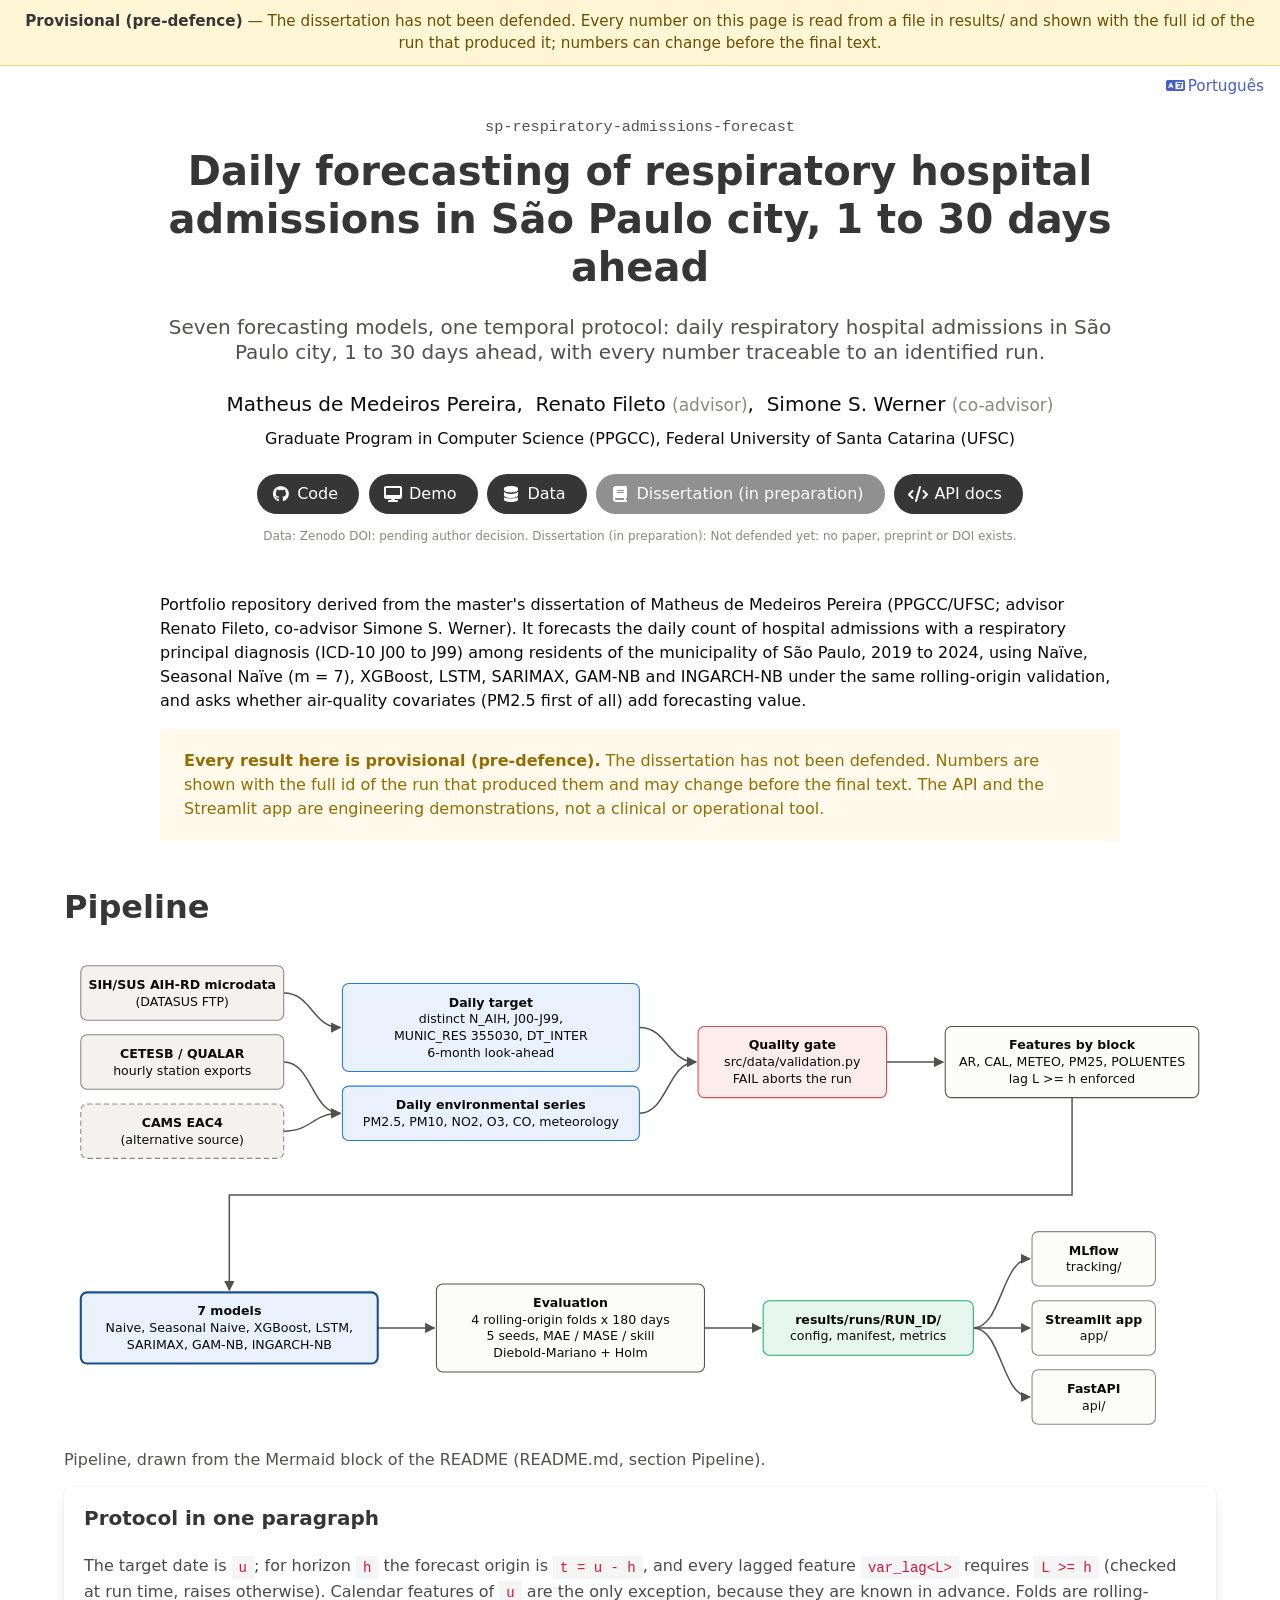
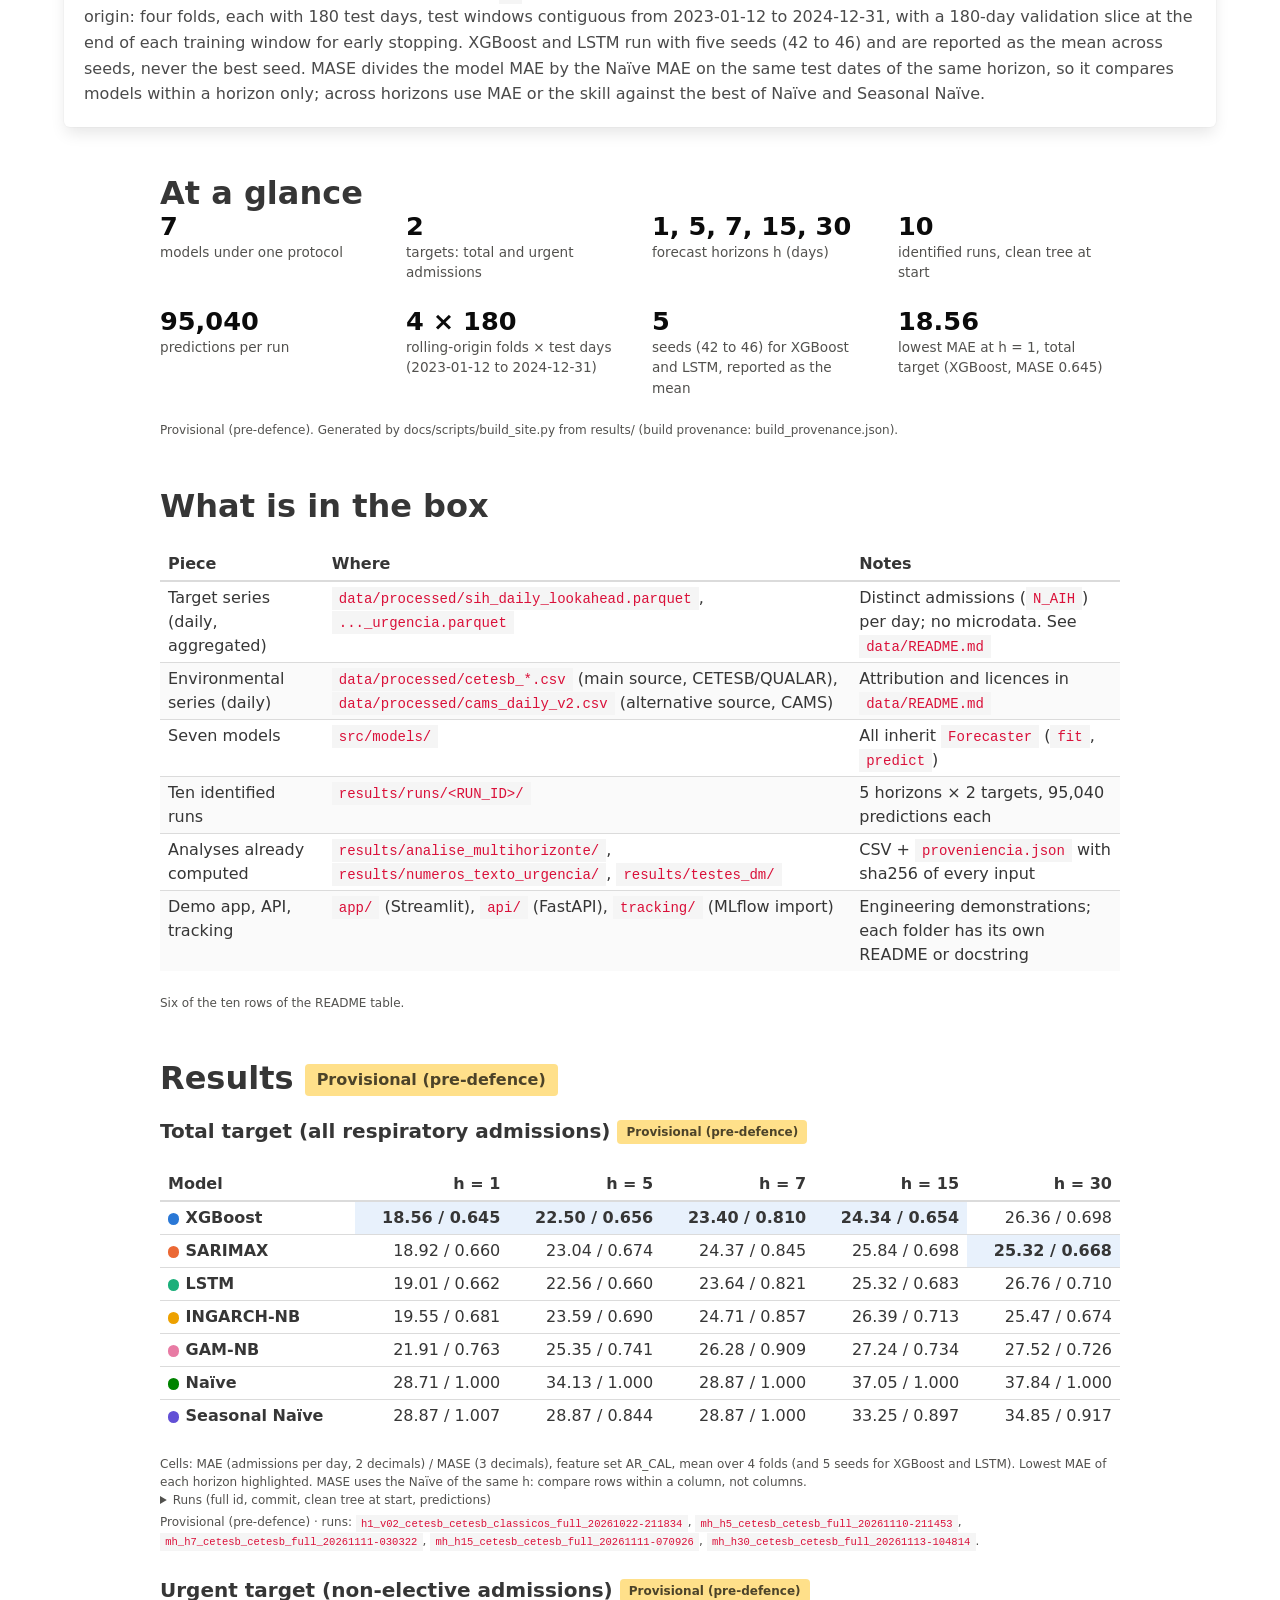
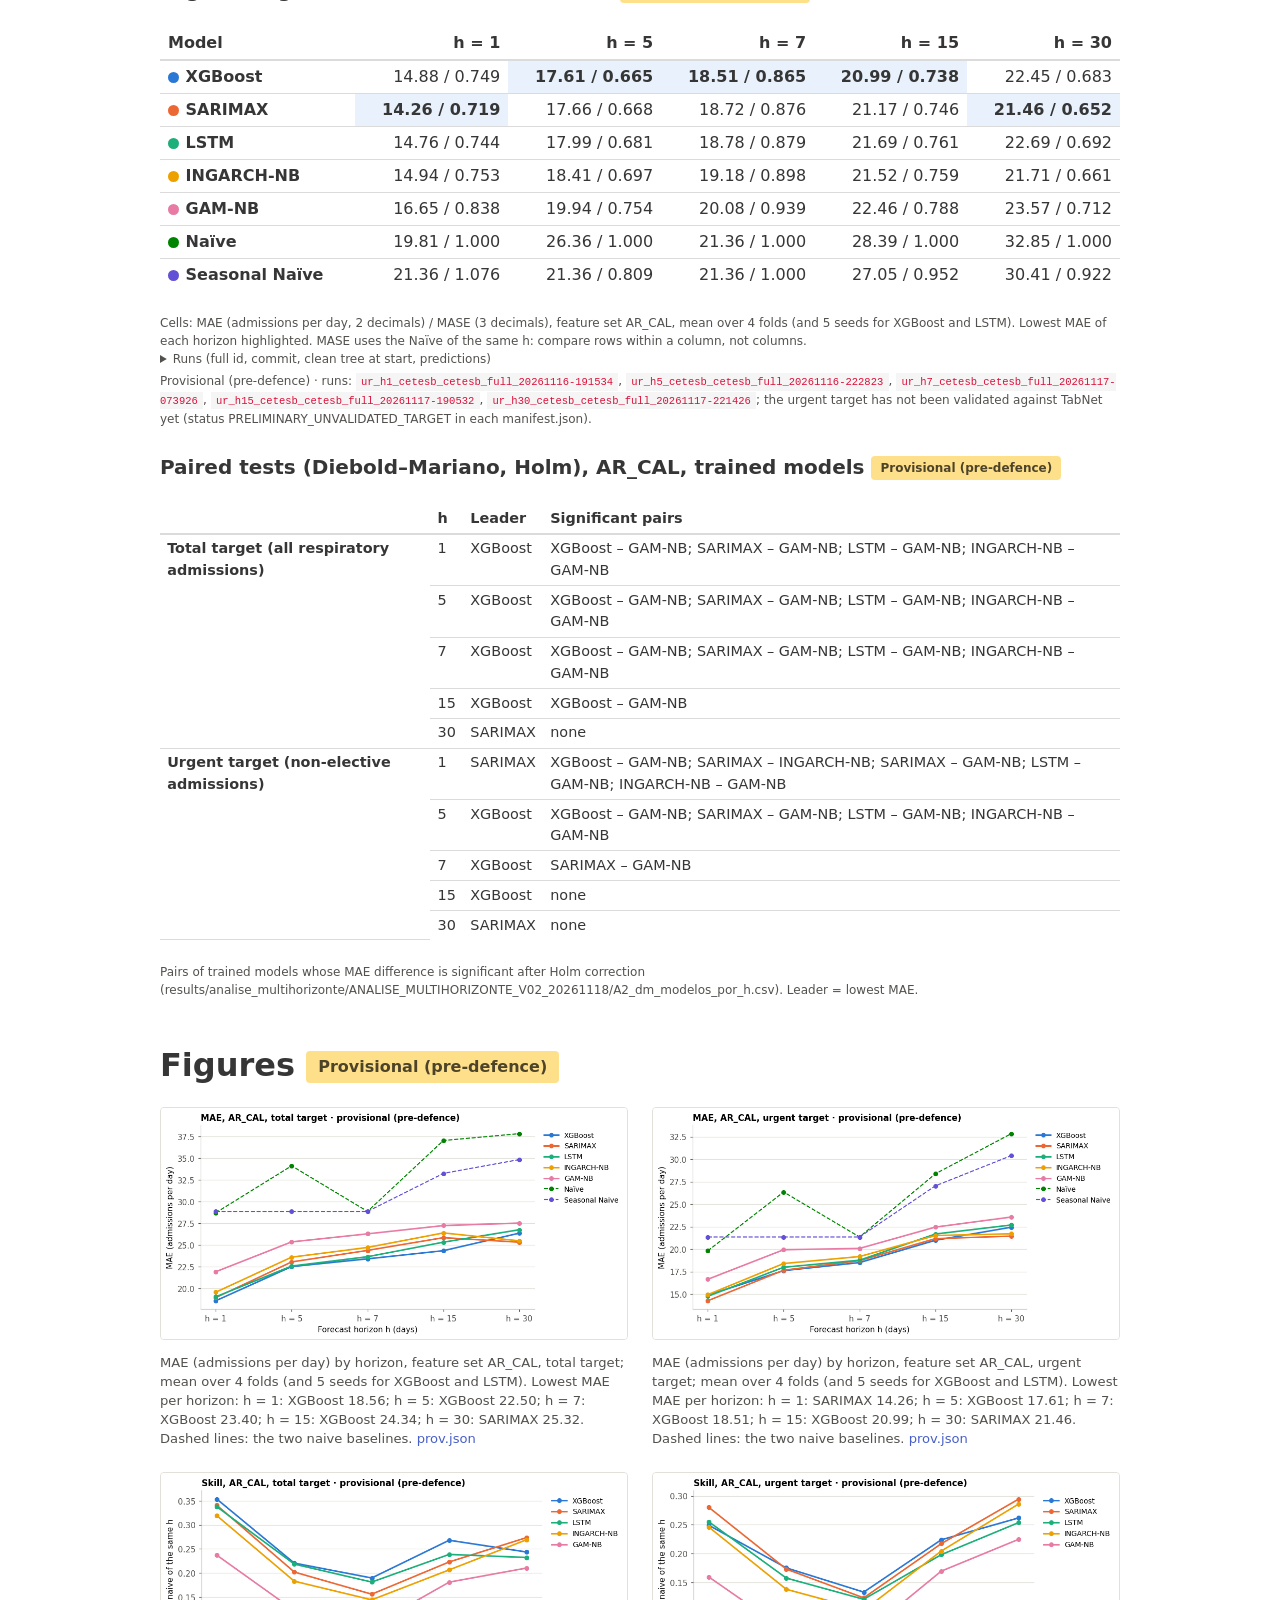
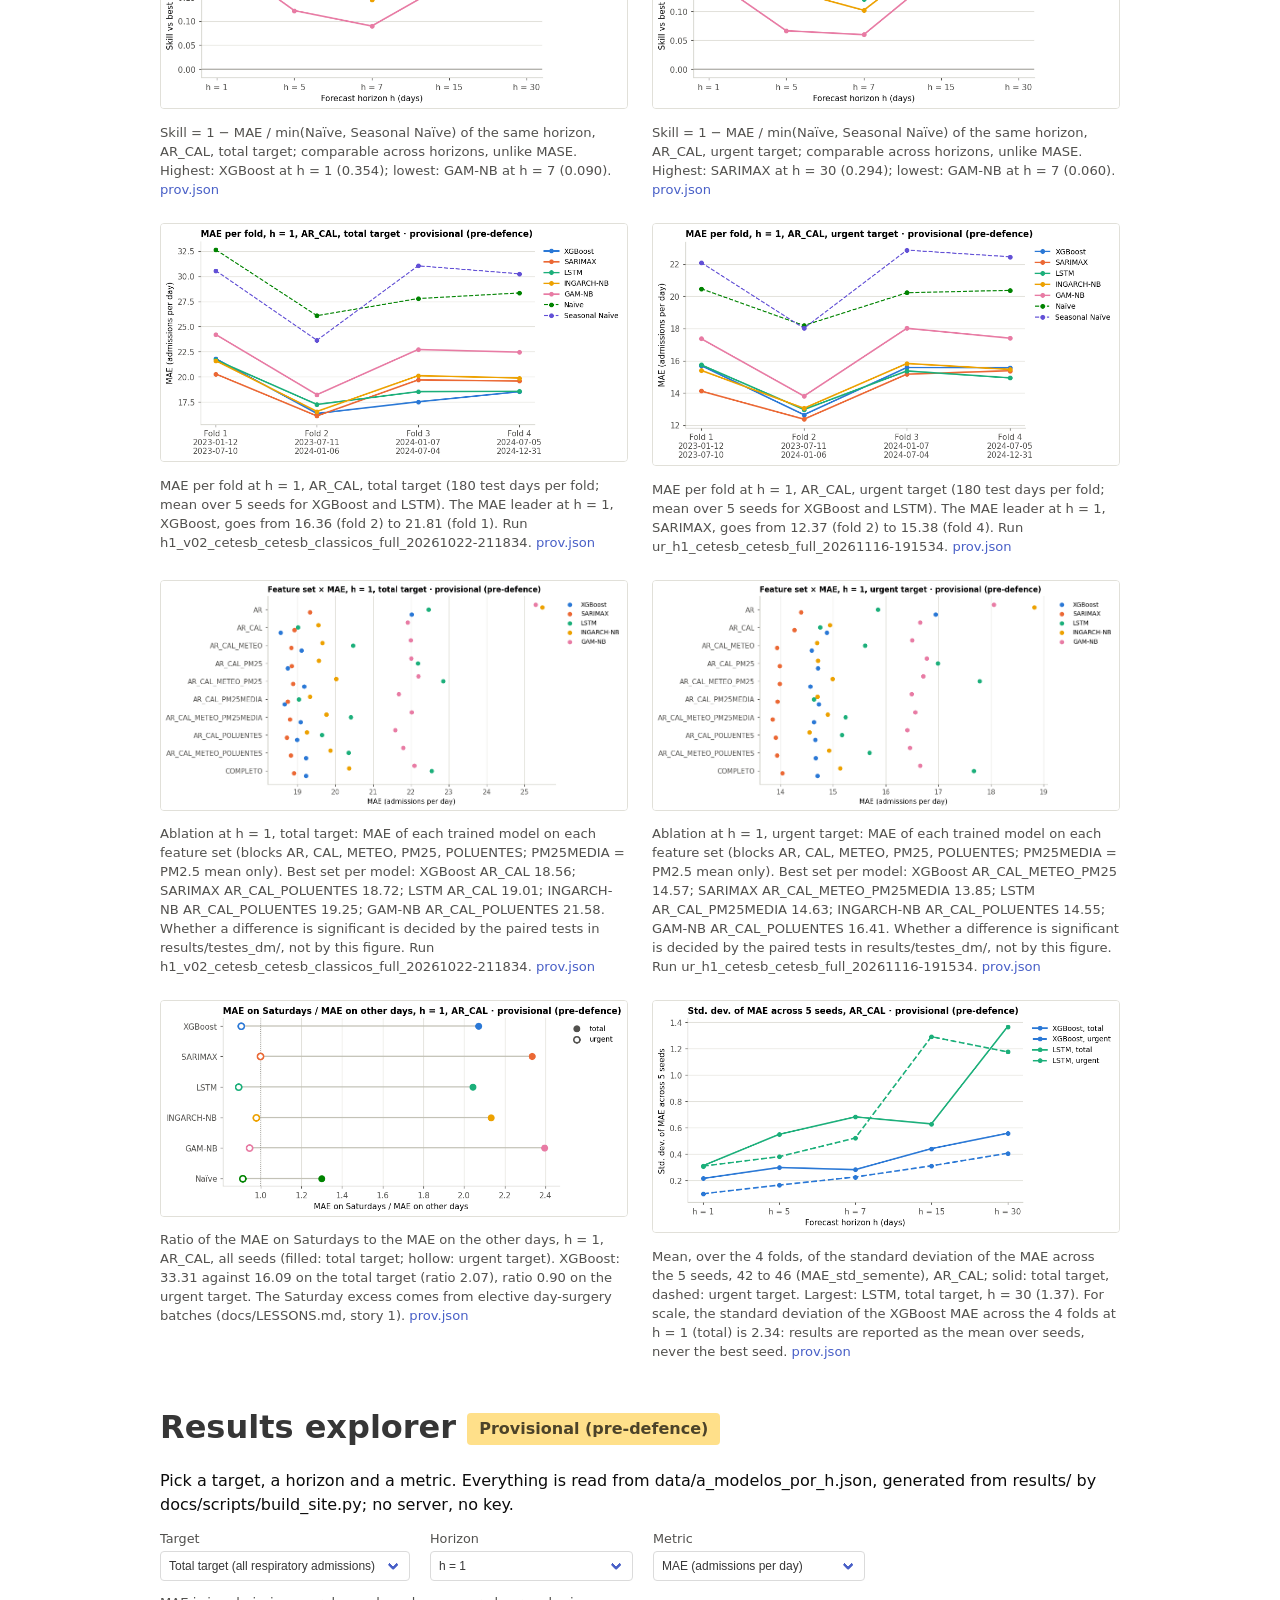
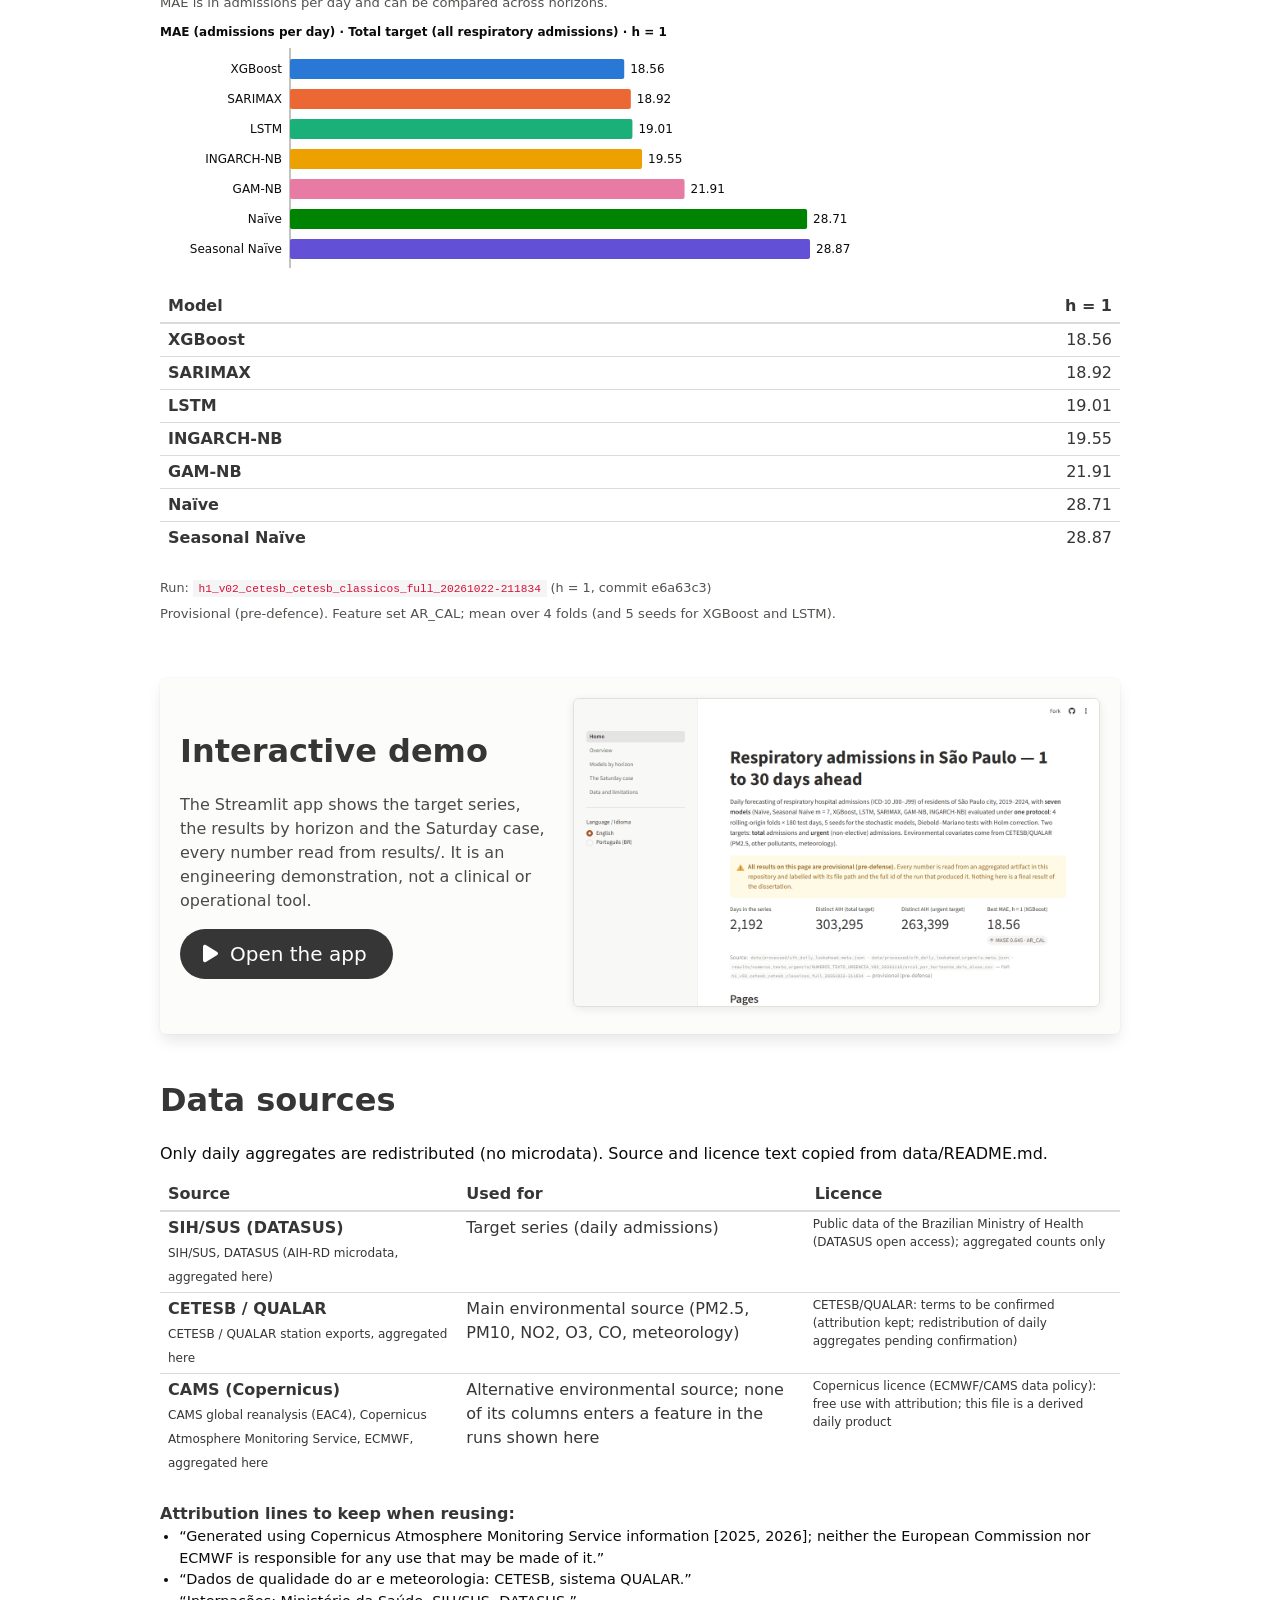
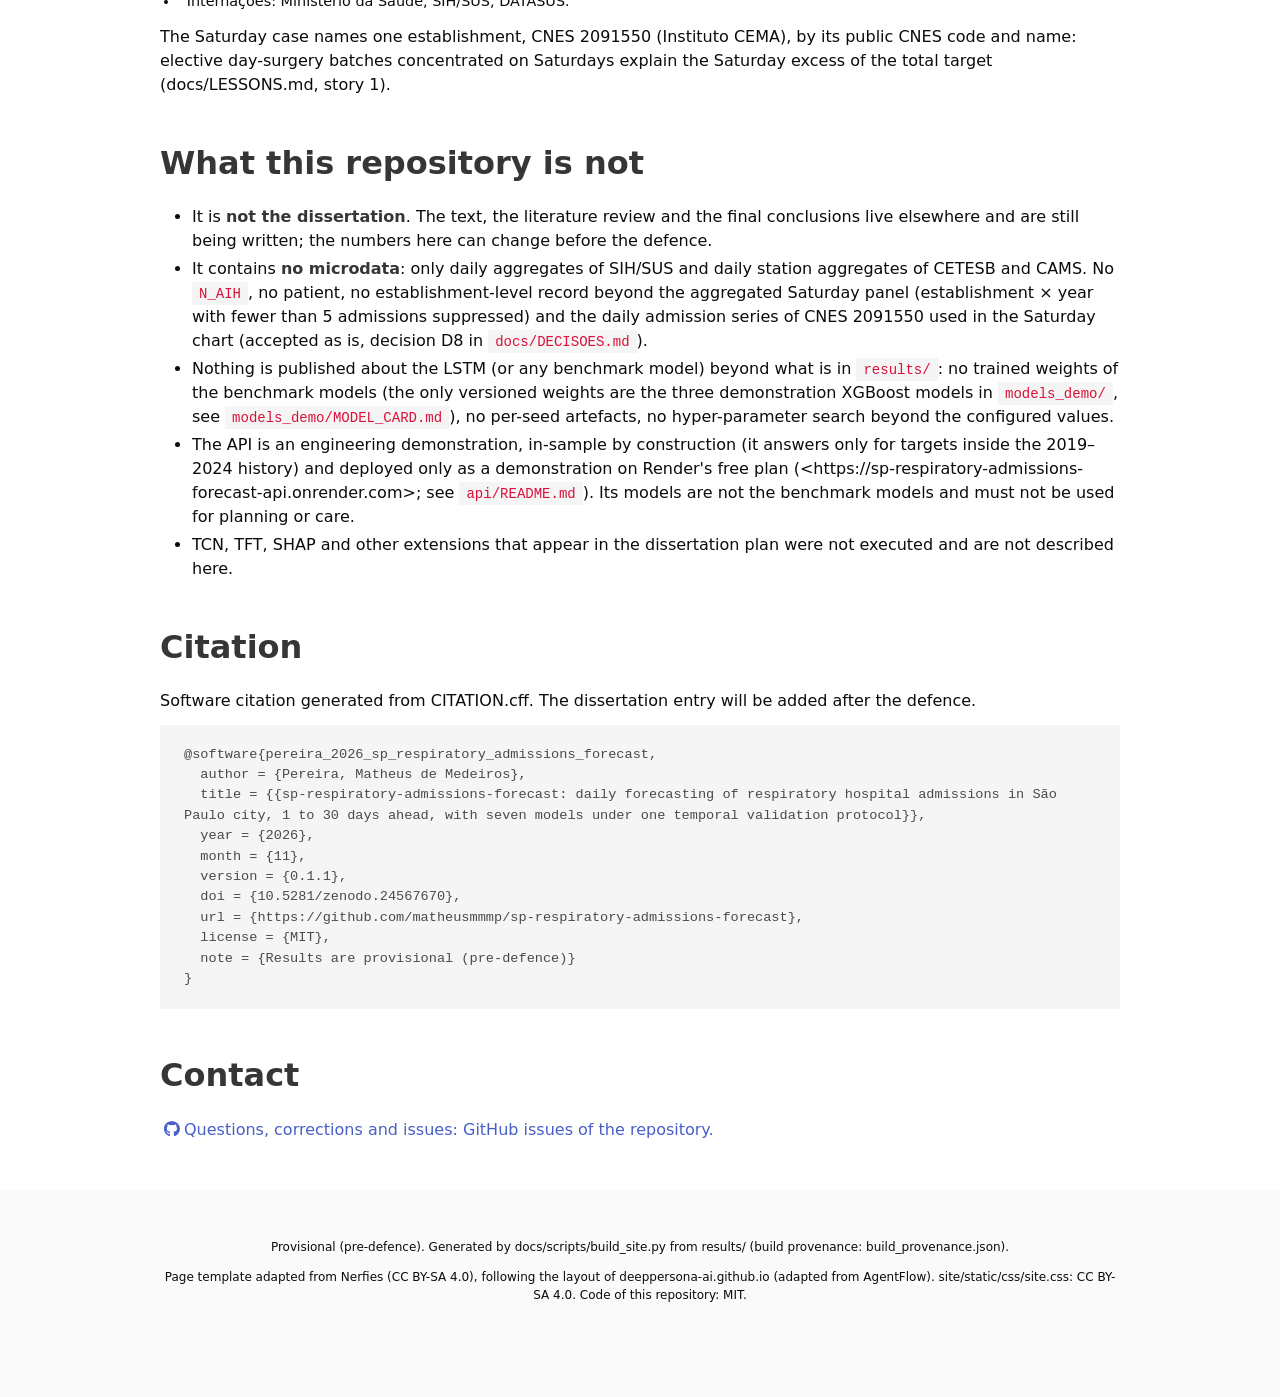
<file: site/index.html>
<!DOCTYPE html>
<html lang="en">
<head>
  <meta charset="utf-8">
  <meta name="viewport" content="width=device-width, initial-scale=1">
  <meta name="description" content="Seven forecasting models, one temporal protocol: daily respiratory hospital admissions in São Paulo city, 1 to 30 days ahead, with every number traceable to an identified run.">
  <title>sp-respiratory-admissions-forecast</title>
  <link rel="alternate" hreflang="pt-BR" href="index.pt-BR.html">
  <link rel="stylesheet" href="static/css/bulma.min.css">
  <link rel="stylesheet" href="static/css/fontawesome.all.min.css">
  <link rel="stylesheet" href="static/css/site.css">
</head>
<body>
<!-- Generated by docs/scripts/build_site.py from results/. Do not edit by hand: edit the script and rebuild. -->
<div class="provisional-banner" id="provisional-banner" role="note">
  <strong>Provisional (pre-defence)</strong> — The dissertation has not been defended. Every number on this page is read from a file in results/ and shown with the full id of the run that produced it; numbers can change before the final text.
</div>
<nav class="lang-switch"><a href="index.pt-BR.html" hreflang="pt-BR"><span class="icon"><i class="fas fa-language"></i></span>Português</a></nav>

<section class="hero">
  <div class="hero-body">
    <div class="container is-max-desktop has-text-centered">
      <p class="publication-repo"><code>sp-respiratory-admissions-forecast</code></p>
      <h1 class="title is-2 publication-title">Daily forecasting of respiratory hospital admissions in São Paulo city, 1 to 30 days ahead</h1>
      <p class="subtitle is-5 publication-subtitle">Seven forecasting models, one temporal protocol: daily respiratory hospital admissions in São Paulo city, 1 to 30 days ahead, with every number traceable to an identified run.</p>
      <div class="is-size-5 publication-authors">
        <span class="author-block">Matheus de Medeiros Pereira,</span>
        <span class="author-block">Renato Fileto <span class="author-role">(advisor)</span>,</span>
        <span class="author-block">Simone S. Werner <span class="author-role">(co-advisor)</span></span>

      </div>
      <div class="is-size-6 publication-authors"><span class="author-block">Graduate Program in Computer Science (PPGCC), Federal University of Santa Catarina (UFSC)</span></div>
      <div class="publication-links">
        <span class="link-block"><a href="https://github.com/matheusmmmp/sp-respiratory-admissions-forecast" class="button is-normal is-rounded is-dark"><span class="icon"><i class="fab fa-github"></i></span><span>Code</span></a></span>
        <span class="link-block"><a href="https://sp-respiratory-admissions-forecast.streamlit.app" class="button is-normal is-rounded is-dark"><span class="icon"><i class="fas fa-desktop"></i></span><span>Demo</span></a></span>
        <span class="link-block"><a href="https://github.com/matheusmmmp/sp-respiratory-admissions-forecast/blob/main/data/README.md" class="button is-normal is-rounded is-dark"><span class="icon"><i class="fas fa-database"></i></span><span>Data</span></a></span>
        <span class="link-block"><span class="button is-normal is-rounded is-dark is-disabled" id="btn-dissertation" aria-disabled="true" title="Not defended yet: no paper, preprint or DOI exists."><span class="icon"><i class="fas fa-book"></i></span><span>Dissertation (in preparation)</span></span></span>
        <span class="link-block"><a href="https://github.com/matheusmmmp/sp-respiratory-admissions-forecast/blob/main/api/README.md" class="button is-normal is-rounded is-dark"><span class="icon"><i class="fas fa-code"></i></span><span>API docs</span></a></span>
      </div>
      <p class="is-size-7 link-note">Data: Zenodo DOI: pending author decision. Dissertation (in preparation): Not defended yet: no paper, preprint or DOI exists.</p>
    </div>
  </div>
</section>

<section class="section pt-0">
  <div class="container is-max-desktop">
    <div class="content">
      <p>Portfolio repository derived from the master's dissertation of Matheus de Medeiros Pereira (PPGCC/UFSC; advisor Renato Fileto, co-advisor Simone S. Werner). It forecasts the daily count of hospital admissions with a respiratory principal diagnosis (ICD-10 J00 to J99) among residents of the municipality of São Paulo, 2019 to 2024, using Naïve, Seasonal Naïve (m = 7), XGBoost, LSTM, SARIMAX, GAM-NB and INGARCH-NB under the same rolling-origin validation, and asks whether air-quality covariates (PM2.5 first of all) add forecasting value.</p>
      <div class="notification is-warning is-light"><strong>Every result here is provisional (pre-defence).</strong> The dissertation has not been defended. Numbers are shown with the full id of the run that produced them and may change before the final text. The API and the Streamlit app are engineering demonstrations, not a clinical or operational tool.</div>
    </div>
  </div>
</section>

<section class="section pt-0" id="pipeline">
  <div class="container is-max-widescreen">
    <h2 class="title is-3">Pipeline</h2>
    <figure class="teaser"><img src="static/images/pipeline_en.svg" alt="Pipeline, drawn from the Mermaid block of the README (README.md, section Pipeline)." width="100%"><figcaption class="caption">Pipeline, drawn from the Mermaid block of the README (README.md, section Pipeline).</figcaption></figure>
    <div class="box protocol">
      <h3 class="title is-5">Protocol in one paragraph</h3>
      <p>The target date is <code>u</code>; for horizon <code>h</code> the forecast origin is <code>t = u - h</code>, and every lagged feature <code>var_lag&lt;L&gt;</code> requires <code>L &gt;= h</code> (checked at run time, raises otherwise). Calendar features of <code>u</code> are the only exception, because they are known in advance. Folds are rolling-origin: four folds, each with 180 test days, test windows contiguous from 2023-01-12 to 2024-12-31, with a 180-day validation slice at the end of each training window for early stopping. XGBoost and LSTM run with five seeds (42 to 46) and are reported as the mean across seeds, never the best seed. MASE divides the model MAE by the Naïve MAE on the same test dates of the same horizon, so it compares models within a horizon only; across horizons use MAE or the skill against the best of Naïve and Seasonal Naïve.</p>
    </div>
  </div>
</section>

<section class="section pt-0" id="glance">
  <div class="container is-max-desktop">
    <h2 class="title is-3">At a glance</h2>
  </div>
  <div class="container is-max-desktop">
    <div class="columns is-multiline is-mobile glance">
      <div class="column is-half-mobile is-one-quarter-tablet"><p class="glance-num">7</p><p class="glance-txt">models under one protocol</p></div>
      <div class="column is-half-mobile is-one-quarter-tablet"><p class="glance-num">2</p><p class="glance-txt">targets: total and urgent admissions</p></div>
      <div class="column is-half-mobile is-one-quarter-tablet"><p class="glance-num">1, 5, 7, 15, 30</p><p class="glance-txt">forecast horizons h (days)</p></div>
      <div class="column is-half-mobile is-one-quarter-tablet"><p class="glance-num">10</p><p class="glance-txt">identified runs, clean tree at start</p></div>
      <div class="column is-half-mobile is-one-quarter-tablet"><p class="glance-num">95,040</p><p class="glance-txt">predictions per run</p></div>
      <div class="column is-half-mobile is-one-quarter-tablet"><p class="glance-num">4 × 180</p><p class="glance-txt">rolling-origin folds × test days (2023-01-12 to 2024-12-31)</p></div>
      <div class="column is-half-mobile is-one-quarter-tablet"><p class="glance-num">5</p><p class="glance-txt">seeds (42 to 46) for XGBoost and LSTM, reported as the mean</p></div>
      <div class="column is-half-mobile is-one-quarter-tablet"><p class="glance-num">18.56</p><p class="glance-txt">lowest MAE at h = 1, total target (XGBoost, MASE 0.645)</p></div>

    </div>
    <p class="is-size-7 caption">Provisional (pre-defence). Generated by docs/scripts/build_site.py from results/ (build provenance: build_provenance.json).</p>
  </div>
</section>

<section class="section pt-0" id="box">
  <div class="container is-max-desktop">
    <h2 class="title is-3">What is in the box</h2>
    <div class="table-container">
      <table class="table is-fullwidth is-narrow is-striped">
        <thead><tr><th>Piece</th><th>Where</th><th>Notes</th></tr></thead>
        <tbody><tr><td>Target series (daily, aggregated)</td><td><a href="https://github.com/matheusmmmp/sp-respiratory-admissions-forecast/blob/main/data/processed/sih_daily_lookahead.parquet"><code>data/processed/sih_daily_lookahead.parquet</code></a>, <code>..._urgencia.parquet</code></td><td>Distinct admissions (<code>N_AIH</code>) per day; no microdata. See <a href="https://github.com/matheusmmmp/sp-respiratory-admissions-forecast/blob/main/data/README.md"><code>data/README.md</code></a></td></tr><tr><td>Environmental series (daily)</td><td><code>data/processed/cetesb_*.csv</code> (main source, CETESB/QUALAR), <a href="https://github.com/matheusmmmp/sp-respiratory-admissions-forecast/blob/main/data/processed/cams_daily_v2.csv"><code>data/processed/cams_daily_v2.csv</code></a> (alternative source, CAMS)</td><td>Attribution and licences in <a href="https://github.com/matheusmmmp/sp-respiratory-admissions-forecast/blob/main/data/README.md"><code>data/README.md</code></a></td></tr><tr><td>Seven models</td><td><a href="https://github.com/matheusmmmp/sp-respiratory-admissions-forecast/tree/main/src/models"><code>src/models/</code></a></td><td>All inherit <code>Forecaster</code> (<code>fit</code>, <code>predict</code>)</td></tr><tr><td>Ten identified runs</td><td><code>results/runs/&lt;RUN_ID&gt;/</code></td><td>5 horizons × 2 targets, 95,040 predictions each</td></tr><tr><td>Analyses already computed</td><td><a href="https://github.com/matheusmmmp/sp-respiratory-admissions-forecast/tree/main/results/analise_multihorizonte"><code>results/analise_multihorizonte/</code></a>, <a href="https://github.com/matheusmmmp/sp-respiratory-admissions-forecast/tree/main/results/numeros_texto_urgencia"><code>results/numeros_texto_urgencia/</code></a>, <a href="https://github.com/matheusmmmp/sp-respiratory-admissions-forecast/tree/main/results/testes_dm"><code>results/testes_dm/</code></a></td><td>CSV + <code>proveniencia.json</code> with sha256 of every input</td></tr><tr><td>Demo app, API, tracking</td><td><a href="https://github.com/matheusmmmp/sp-respiratory-admissions-forecast/tree/main/app"><code>app/</code></a> (Streamlit), <a href="https://github.com/matheusmmmp/sp-respiratory-admissions-forecast/tree/main/api"><code>api/</code></a> (FastAPI), <a href="https://github.com/matheusmmmp/sp-respiratory-admissions-forecast/tree/main/tracking"><code>tracking/</code></a> (MLflow import)</td><td>Engineering demonstrations; each folder has its own README or docstring</td></tr></tbody>
      </table>
    </div>
    <p class="is-size-7 caption">Six of the ten rows of the README table.</p>
  </div>
</section>

<section class="section pt-0" id="results">
  <div class="container is-max-desktop">
    <h2 class="title is-3">Results <span class="tag is-warning is-medium provisional-tag">Provisional (pre-defence)</span></h2>

    <h3 class="title is-5">Total target (all respiratory admissions) <span class="tag is-warning provisional-tag">Provisional (pre-defence)</span></h3>
    <div class="table-container">
      <table class="table is-fullwidth is-narrow results-table" id="tabela-total">
        <thead><tr><th>Model</th><th class="has-text-right">h = 1</th><th class="has-text-right">h = 5</th><th class="has-text-right">h = 7</th><th class="has-text-right">h = 15</th><th class="has-text-right">h = 30</th></tr></thead>
        <tbody>
        <tr><th><span class="dot" style="background:#2a78d6"></span>XGBoost</th><td class="num is-leader" data-alvo="total" data-h="1" data-modelo="xgboost">18.56 / 0.645</td><td class="num is-leader" data-alvo="total" data-h="5" data-modelo="xgboost">22.50 / 0.656</td><td class="num is-leader" data-alvo="total" data-h="7" data-modelo="xgboost">23.40 / 0.810</td><td class="num is-leader" data-alvo="total" data-h="15" data-modelo="xgboost">24.34 / 0.654</td><td class="num" data-alvo="total" data-h="30" data-modelo="xgboost">26.36 / 0.698</td></tr>
        <tr><th><span class="dot" style="background:#eb6834"></span>SARIMAX</th><td class="num" data-alvo="total" data-h="1" data-modelo="sarimax">18.92 / 0.660</td><td class="num" data-alvo="total" data-h="5" data-modelo="sarimax">23.04 / 0.674</td><td class="num" data-alvo="total" data-h="7" data-modelo="sarimax">24.37 / 0.845</td><td class="num" data-alvo="total" data-h="15" data-modelo="sarimax">25.84 / 0.698</td><td class="num is-leader" data-alvo="total" data-h="30" data-modelo="sarimax">25.32 / 0.668</td></tr>
        <tr><th><span class="dot" style="background:#1baf7a"></span>LSTM</th><td class="num" data-alvo="total" data-h="1" data-modelo="lstm">19.01 / 0.662</td><td class="num" data-alvo="total" data-h="5" data-modelo="lstm">22.56 / 0.660</td><td class="num" data-alvo="total" data-h="7" data-modelo="lstm">23.64 / 0.821</td><td class="num" data-alvo="total" data-h="15" data-modelo="lstm">25.32 / 0.683</td><td class="num" data-alvo="total" data-h="30" data-modelo="lstm">26.76 / 0.710</td></tr>
        <tr><th><span class="dot" style="background:#eda100"></span>INGARCH-NB</th><td class="num" data-alvo="total" data-h="1" data-modelo="ingarch_nb">19.55 / 0.681</td><td class="num" data-alvo="total" data-h="5" data-modelo="ingarch_nb">23.59 / 0.690</td><td class="num" data-alvo="total" data-h="7" data-modelo="ingarch_nb">24.71 / 0.857</td><td class="num" data-alvo="total" data-h="15" data-modelo="ingarch_nb">26.39 / 0.713</td><td class="num" data-alvo="total" data-h="30" data-modelo="ingarch_nb">25.47 / 0.674</td></tr>
        <tr><th><span class="dot" style="background:#e87ba4"></span>GAM-NB</th><td class="num" data-alvo="total" data-h="1" data-modelo="gam_nb">21.91 / 0.763</td><td class="num" data-alvo="total" data-h="5" data-modelo="gam_nb">25.35 / 0.741</td><td class="num" data-alvo="total" data-h="7" data-modelo="gam_nb">26.28 / 0.909</td><td class="num" data-alvo="total" data-h="15" data-modelo="gam_nb">27.24 / 0.734</td><td class="num" data-alvo="total" data-h="30" data-modelo="gam_nb">27.52 / 0.726</td></tr>
        <tr><th><span class="dot" style="background:#008300"></span>Naïve</th><td class="num" data-alvo="total" data-h="1" data-modelo="naive">28.71 / 1.000</td><td class="num" data-alvo="total" data-h="5" data-modelo="naive">34.13 / 1.000</td><td class="num" data-alvo="total" data-h="7" data-modelo="naive">28.87 / 1.000</td><td class="num" data-alvo="total" data-h="15" data-modelo="naive">37.05 / 1.000</td><td class="num" data-alvo="total" data-h="30" data-modelo="naive">37.84 / 1.000</td></tr>
        <tr><th><span class="dot" style="background:#6250d6"></span>Seasonal Naïve</th><td class="num" data-alvo="total" data-h="1" data-modelo="seasonal_naive">28.87 / 1.007</td><td class="num" data-alvo="total" data-h="5" data-modelo="seasonal_naive">28.87 / 0.844</td><td class="num" data-alvo="total" data-h="7" data-modelo="seasonal_naive">28.87 / 1.000</td><td class="num" data-alvo="total" data-h="15" data-modelo="seasonal_naive">33.25 / 0.897</td><td class="num" data-alvo="total" data-h="30" data-modelo="seasonal_naive">34.85 / 0.917</td></tr>

        </tbody>
      </table>
    </div>
    <p class="is-size-7 caption">Cells: MAE (admissions per day, 2 decimals) / MASE (3 decimals), feature set AR_CAL, mean over 4 folds (and 5 seeds for XGBoost and LSTM). Lowest MAE of each horizon highlighted. MASE uses the Naïve of the same h: compare rows within a column, not columns.</p>
    <details class="runs-note"><summary class="is-size-7">Runs (full id, commit, clean tree at start, predictions)</summary>
      <ul class="is-size-7"><li>h = 1: <code>h1_v02_cetesb_cetesb_classicos_full_20261022-211834</code> · <code>e6a63c3</code> · clean tree · 95,040</li><li>h = 5: <code>mh_h5_cetesb_cetesb_full_20261110-211453</code> · <code>5436606</code> · clean tree · 95,040</li><li>h = 7: <code>mh_h7_cetesb_cetesb_full_20261111-030322</code> · <code>49c2188</code> · clean tree · 95,040</li><li>h = 15: <code>mh_h15_cetesb_cetesb_full_20261111-070926</code> · <code>b5bb35f</code> · clean tree · 95,040</li><li>h = 30: <code>mh_h30_cetesb_cetesb_full_20261113-104814</code> · <code>e4828bc</code> · clean tree · 95,040</li></ul>
    </details>
    <p class="is-size-7 footnote">Provisional (pre-defence) · runs: <code>h1_v02_cetesb_cetesb_classicos_full_20261022-211834</code>, <code>mh_h5_cetesb_cetesb_full_20261110-211453</code>, <code>mh_h7_cetesb_cetesb_full_20261111-030322</code>, <code>mh_h15_cetesb_cetesb_full_20261111-070926</code>, <code>mh_h30_cetesb_cetesb_full_20261113-104814</code>.</p>

    <h3 class="title is-5">Urgent target (non-elective admissions) <span class="tag is-warning provisional-tag">Provisional (pre-defence)</span></h3>
    <div class="table-container">
      <table class="table is-fullwidth is-narrow results-table" id="tabela-urgencia">
        <thead><tr><th>Model</th><th class="has-text-right">h = 1</th><th class="has-text-right">h = 5</th><th class="has-text-right">h = 7</th><th class="has-text-right">h = 15</th><th class="has-text-right">h = 30</th></tr></thead>
        <tbody>
        <tr><th><span class="dot" style="background:#2a78d6"></span>XGBoost</th><td class="num" data-alvo="urgencia" data-h="1" data-modelo="xgboost">14.88 / 0.749</td><td class="num is-leader" data-alvo="urgencia" data-h="5" data-modelo="xgboost">17.61 / 0.665</td><td class="num is-leader" data-alvo="urgencia" data-h="7" data-modelo="xgboost">18.51 / 0.865</td><td class="num is-leader" data-alvo="urgencia" data-h="15" data-modelo="xgboost">20.99 / 0.738</td><td class="num" data-alvo="urgencia" data-h="30" data-modelo="xgboost">22.45 / 0.683</td></tr>
        <tr><th><span class="dot" style="background:#eb6834"></span>SARIMAX</th><td class="num is-leader" data-alvo="urgencia" data-h="1" data-modelo="sarimax">14.26 / 0.719</td><td class="num" data-alvo="urgencia" data-h="5" data-modelo="sarimax">17.66 / 0.668</td><td class="num" data-alvo="urgencia" data-h="7" data-modelo="sarimax">18.72 / 0.876</td><td class="num" data-alvo="urgencia" data-h="15" data-modelo="sarimax">21.17 / 0.746</td><td class="num is-leader" data-alvo="urgencia" data-h="30" data-modelo="sarimax">21.46 / 0.652</td></tr>
        <tr><th><span class="dot" style="background:#1baf7a"></span>LSTM</th><td class="num" data-alvo="urgencia" data-h="1" data-modelo="lstm">14.76 / 0.744</td><td class="num" data-alvo="urgencia" data-h="5" data-modelo="lstm">17.99 / 0.681</td><td class="num" data-alvo="urgencia" data-h="7" data-modelo="lstm">18.78 / 0.879</td><td class="num" data-alvo="urgencia" data-h="15" data-modelo="lstm">21.69 / 0.761</td><td class="num" data-alvo="urgencia" data-h="30" data-modelo="lstm">22.69 / 0.692</td></tr>
        <tr><th><span class="dot" style="background:#eda100"></span>INGARCH-NB</th><td class="num" data-alvo="urgencia" data-h="1" data-modelo="ingarch_nb">14.94 / 0.753</td><td class="num" data-alvo="urgencia" data-h="5" data-modelo="ingarch_nb">18.41 / 0.697</td><td class="num" data-alvo="urgencia" data-h="7" data-modelo="ingarch_nb">19.18 / 0.898</td><td class="num" data-alvo="urgencia" data-h="15" data-modelo="ingarch_nb">21.52 / 0.759</td><td class="num" data-alvo="urgencia" data-h="30" data-modelo="ingarch_nb">21.71 / 0.661</td></tr>
        <tr><th><span class="dot" style="background:#e87ba4"></span>GAM-NB</th><td class="num" data-alvo="urgencia" data-h="1" data-modelo="gam_nb">16.65 / 0.838</td><td class="num" data-alvo="urgencia" data-h="5" data-modelo="gam_nb">19.94 / 0.754</td><td class="num" data-alvo="urgencia" data-h="7" data-modelo="gam_nb">20.08 / 0.939</td><td class="num" data-alvo="urgencia" data-h="15" data-modelo="gam_nb">22.46 / 0.788</td><td class="num" data-alvo="urgencia" data-h="30" data-modelo="gam_nb">23.57 / 0.712</td></tr>
        <tr><th><span class="dot" style="background:#008300"></span>Naïve</th><td class="num" data-alvo="urgencia" data-h="1" data-modelo="naive">19.81 / 1.000</td><td class="num" data-alvo="urgencia" data-h="5" data-modelo="naive">26.36 / 1.000</td><td class="num" data-alvo="urgencia" data-h="7" data-modelo="naive">21.36 / 1.000</td><td class="num" data-alvo="urgencia" data-h="15" data-modelo="naive">28.39 / 1.000</td><td class="num" data-alvo="urgencia" data-h="30" data-modelo="naive">32.85 / 1.000</td></tr>
        <tr><th><span class="dot" style="background:#6250d6"></span>Seasonal Naïve</th><td class="num" data-alvo="urgencia" data-h="1" data-modelo="seasonal_naive">21.36 / 1.076</td><td class="num" data-alvo="urgencia" data-h="5" data-modelo="seasonal_naive">21.36 / 0.809</td><td class="num" data-alvo="urgencia" data-h="7" data-modelo="seasonal_naive">21.36 / 1.000</td><td class="num" data-alvo="urgencia" data-h="15" data-modelo="seasonal_naive">27.05 / 0.952</td><td class="num" data-alvo="urgencia" data-h="30" data-modelo="seasonal_naive">30.41 / 0.922</td></tr>

        </tbody>
      </table>
    </div>
    <p class="is-size-7 caption">Cells: MAE (admissions per day, 2 decimals) / MASE (3 decimals), feature set AR_CAL, mean over 4 folds (and 5 seeds for XGBoost and LSTM). Lowest MAE of each horizon highlighted. MASE uses the Naïve of the same h: compare rows within a column, not columns.</p>
    <details class="runs-note"><summary class="is-size-7">Runs (full id, commit, clean tree at start, predictions)</summary>
      <ul class="is-size-7"><li>h = 1: <code>ur_h1_cetesb_cetesb_full_20261116-191534</code> · <code>eeeef00</code> · clean tree · 95,040</li><li>h = 5: <code>ur_h5_cetesb_cetesb_full_20261116-222823</code> · <code>8325cee</code> · clean tree · 95,040</li><li>h = 7: <code>ur_h7_cetesb_cetesb_full_20261117-073926</code> · <code>dfc3c57</code> · clean tree · 95,040</li><li>h = 15: <code>ur_h15_cetesb_cetesb_full_20261117-190532</code> · <code>1252ad5</code> · clean tree · 95,040</li><li>h = 30: <code>ur_h30_cetesb_cetesb_full_20261117-221426</code> · <code>8be599e</code> · clean tree · 95,040</li></ul>
    </details>
    <p class="is-size-7 footnote">Provisional (pre-defence) · runs: <code>ur_h1_cetesb_cetesb_full_20261116-191534</code>, <code>ur_h5_cetesb_cetesb_full_20261116-222823</code>, <code>ur_h7_cetesb_cetesb_full_20261117-073926</code>, <code>ur_h15_cetesb_cetesb_full_20261117-190532</code>, <code>ur_h30_cetesb_cetesb_full_20261117-221426</code>; the urgent target has not been validated against TabNet yet (status PRELIMINARY_UNVALIDATED_TARGET in each manifest.json).</p>


    <h3 class="title is-5 mt-5">Paired tests (Diebold–Mariano, Holm), AR_CAL, trained models <span class="tag is-warning provisional-tag">Provisional (pre-defence)</span></h3>
    <div class="table-container">
      <table class="table is-fullwidth is-narrow dm-table">
        <thead><tr><th></th><th>h</th><th>Leader</th><th>Significant pairs</th></tr></thead>
        <tbody>
        <tr><th rowspan="5">Total target (all respiratory admissions)</th><td>1</td><td>XGBoost</td><td>XGBoost – GAM-NB; SARIMAX – GAM-NB; LSTM – GAM-NB; INGARCH-NB – GAM-NB</td></tr>
        <tr><td>5</td><td>XGBoost</td><td>XGBoost – GAM-NB; SARIMAX – GAM-NB; LSTM – GAM-NB; INGARCH-NB – GAM-NB</td></tr>
        <tr><td>7</td><td>XGBoost</td><td>XGBoost – GAM-NB; SARIMAX – GAM-NB; LSTM – GAM-NB; INGARCH-NB – GAM-NB</td></tr>
        <tr><td>15</td><td>XGBoost</td><td>XGBoost – GAM-NB</td></tr>
        <tr><td>30</td><td>SARIMAX</td><td>none</td></tr>
        <tr><th rowspan="5">Urgent target (non-elective admissions)</th><td>1</td><td>SARIMAX</td><td>XGBoost – GAM-NB; SARIMAX – INGARCH-NB; SARIMAX – GAM-NB; LSTM – GAM-NB; INGARCH-NB – GAM-NB</td></tr>
        <tr><td>5</td><td>XGBoost</td><td>XGBoost – GAM-NB; SARIMAX – GAM-NB; LSTM – GAM-NB; INGARCH-NB – GAM-NB</td></tr>
        <tr><td>7</td><td>XGBoost</td><td>SARIMAX – GAM-NB</td></tr>
        <tr><td>15</td><td>XGBoost</td><td>none</td></tr>
        <tr><td>30</td><td>SARIMAX</td><td>none</td></tr>

        </tbody>
      </table>
    </div>
    <p class="is-size-7 caption">Pairs of trained models whose MAE difference is significant after Holm correction (results/analise_multihorizonte/ANALISE_MULTIHORIZONTE_V02_20261118/A2_dm_modelos_por_h.csv). Leader = lowest MAE.</p>
  </div>
</section>

<section class="section pt-0" id="figures">
  <div class="container is-max-desktop">
    <h2 class="title is-3">Figures <span class="tag is-warning is-medium provisional-tag">Provisional (pre-defence)</span></h2>
    <div class="columns is-multiline">

      <div class="column is-half-desktop is-full-tablet">
        <figure class="result-fig" id="fig_mae_por_h_total">
          <a href="static/images/fig_mae_por_h_total_en.png"><img src="static/images/fig_mae_por_h_total_en.png" alt="MAE, AR_CAL, total target · provisional (pre-defence)" loading="lazy"></a>
          <figcaption class="caption">MAE (admissions per day) by horizon, feature set AR_CAL, total target; mean over 4 folds (and 5 seeds for XGBoost and LSTM). Lowest MAE per horizon: h = 1: XGBoost 18.56; h = 5: XGBoost 22.50; h = 7: XGBoost 23.40; h = 15: XGBoost 24.34; h = 30: SARIMAX 25.32. Dashed lines: the two naive baselines. <a href="static/images/fig_mae_por_h_total_en.prov.json">prov.json</a></figcaption>
        </figure>
      </div>

      <div class="column is-half-desktop is-full-tablet">
        <figure class="result-fig" id="fig_mae_por_h_urgencia">
          <a href="static/images/fig_mae_por_h_urgencia_en.png"><img src="static/images/fig_mae_por_h_urgencia_en.png" alt="MAE, AR_CAL, urgent target · provisional (pre-defence)" loading="lazy"></a>
          <figcaption class="caption">MAE (admissions per day) by horizon, feature set AR_CAL, urgent target; mean over 4 folds (and 5 seeds for XGBoost and LSTM). Lowest MAE per horizon: h = 1: SARIMAX 14.26; h = 5: XGBoost 17.61; h = 7: XGBoost 18.51; h = 15: XGBoost 20.99; h = 30: SARIMAX 21.46. Dashed lines: the two naive baselines. <a href="static/images/fig_mae_por_h_urgencia_en.prov.json">prov.json</a></figcaption>
        </figure>
      </div>

      <div class="column is-half-desktop is-full-tablet">
        <figure class="result-fig" id="fig_skill_por_h_total">
          <a href="static/images/fig_skill_por_h_total_en.png"><img src="static/images/fig_skill_por_h_total_en.png" alt="Skill, AR_CAL, total target · provisional (pre-defence)" loading="lazy"></a>
          <figcaption class="caption">Skill = 1 − MAE / min(Naïve, Seasonal Naïve) of the same horizon, AR_CAL, total target; comparable across horizons, unlike MASE. Highest: XGBoost at h = 1 (0.354); lowest: GAM-NB at h = 7 (0.090). <a href="static/images/fig_skill_por_h_total_en.prov.json">prov.json</a></figcaption>
        </figure>
      </div>

      <div class="column is-half-desktop is-full-tablet">
        <figure class="result-fig" id="fig_skill_por_h_urgencia">
          <a href="static/images/fig_skill_por_h_urgencia_en.png"><img src="static/images/fig_skill_por_h_urgencia_en.png" alt="Skill, AR_CAL, urgent target · provisional (pre-defence)" loading="lazy"></a>
          <figcaption class="caption">Skill = 1 − MAE / min(Naïve, Seasonal Naïve) of the same horizon, AR_CAL, urgent target; comparable across horizons, unlike MASE. Highest: SARIMAX at h = 30 (0.294); lowest: GAM-NB at h = 7 (0.060). <a href="static/images/fig_skill_por_h_urgencia_en.prov.json">prov.json</a></figcaption>
        </figure>
      </div>

      <div class="column is-half-desktop is-full-tablet">
        <figure class="result-fig" id="fig_mae_por_fold_h1_total">
          <a href="static/images/fig_mae_por_fold_h1_total_en.png"><img src="static/images/fig_mae_por_fold_h1_total_en.png" alt="MAE per fold, h = 1, AR_CAL, total target · provisional (pre-defence)" loading="lazy"></a>
          <figcaption class="caption">MAE per fold at h = 1, AR_CAL, total target (180 test days per fold; mean over 5 seeds for XGBoost and LSTM). The MAE leader at h = 1, XGBoost, goes from 16.36 (fold 2) to 21.81 (fold 1). Run h1_v02_cetesb_cetesb_classicos_full_20261022-211834. <a href="static/images/fig_mae_por_fold_h1_total_en.prov.json">prov.json</a></figcaption>
        </figure>
      </div>

      <div class="column is-half-desktop is-full-tablet">
        <figure class="result-fig" id="fig_mae_por_fold_h1_urgencia">
          <a href="static/images/fig_mae_por_fold_h1_urgencia_en.png"><img src="static/images/fig_mae_por_fold_h1_urgencia_en.png" alt="MAE per fold, h = 1, AR_CAL, urgent target · provisional (pre-defence)" loading="lazy"></a>
          <figcaption class="caption">MAE per fold at h = 1, AR_CAL, urgent target (180 test days per fold; mean over 5 seeds for XGBoost and LSTM). The MAE leader at h = 1, SARIMAX, goes from 12.37 (fold 2) to 15.38 (fold 4). Run ur_h1_cetesb_cetesb_full_20261116-191534. <a href="static/images/fig_mae_por_fold_h1_urgencia_en.prov.json">prov.json</a></figcaption>
        </figure>
      </div>

      <div class="column is-half-desktop is-full-tablet">
        <figure class="result-fig" id="fig_ablacao_h1_total">
          <a href="static/images/fig_ablacao_h1_total_en.png"><img src="static/images/fig_ablacao_h1_total_en.png" alt="Feature set × MAE, h = 1, total target · provisional (pre-defence)" loading="lazy"></a>
          <figcaption class="caption">Ablation at h = 1, total target: MAE of each trained model on each feature set (blocks AR, CAL, METEO, PM25, POLUENTES; PM25MEDIA = PM2.5 mean only). Best set per model: XGBoost AR_CAL 18.56; SARIMAX AR_CAL_POLUENTES 18.72; LSTM AR_CAL 19.01; INGARCH-NB AR_CAL_POLUENTES 19.25; GAM-NB AR_CAL_POLUENTES 21.58. Whether a difference is significant is decided by the paired tests in results/testes_dm/, not by this figure. Run h1_v02_cetesb_cetesb_classicos_full_20261022-211834. <a href="static/images/fig_ablacao_h1_total_en.prov.json">prov.json</a></figcaption>
        </figure>
      </div>

      <div class="column is-half-desktop is-full-tablet">
        <figure class="result-fig" id="fig_ablacao_h1_urgencia">
          <a href="static/images/fig_ablacao_h1_urgencia_en.png"><img src="static/images/fig_ablacao_h1_urgencia_en.png" alt="Feature set × MAE, h = 1, urgent target · provisional (pre-defence)" loading="lazy"></a>
          <figcaption class="caption">Ablation at h = 1, urgent target: MAE of each trained model on each feature set (blocks AR, CAL, METEO, PM25, POLUENTES; PM25MEDIA = PM2.5 mean only). Best set per model: XGBoost AR_CAL_METEO_PM25 14.57; SARIMAX AR_CAL_METEO_PM25MEDIA 13.85; LSTM AR_CAL_PM25MEDIA 14.63; INGARCH-NB AR_CAL_POLUENTES 14.55; GAM-NB AR_CAL_POLUENTES 16.41. Whether a difference is significant is decided by the paired tests in results/testes_dm/, not by this figure. Run ur_h1_cetesb_cetesb_full_20261116-191534. <a href="static/images/fig_ablacao_h1_urgencia_en.prov.json">prov.json</a></figcaption>
        </figure>
      </div>

      <div class="column is-half-desktop is-full-tablet">
        <figure class="result-fig" id="fig_sabado_razao_h1">
          <a href="static/images/fig_sabado_razao_h1_en.png"><img src="static/images/fig_sabado_razao_h1_en.png" alt="MAE on Saturdays / MAE on other days, h = 1, AR_CAL · provisional (pre-defence)" loading="lazy"></a>
          <figcaption class="caption">Ratio of the MAE on Saturdays to the MAE on the other days, h = 1, AR_CAL, all seeds (filled: total target; hollow: urgent target). XGBoost: 33.31 against 16.09 on the total target (ratio 2.07), ratio 0.90 on the urgent target. The Saturday excess comes from elective day-surgery batches (docs/LESSONS.md, story 1). <a href="static/images/fig_sabado_razao_h1_en.prov.json">prov.json</a></figcaption>
        </figure>
      </div>

      <div class="column is-half-desktop is-full-tablet">
        <figure class="result-fig" id="fig_dispersao_sementes">
          <a href="static/images/fig_dispersao_sementes_en.png"><img src="static/images/fig_dispersao_sementes_en.png" alt="Std. dev. of MAE across 5 seeds, AR_CAL · provisional (pre-defence)" loading="lazy"></a>
          <figcaption class="caption">Mean, over the 4 folds, of the standard deviation of the MAE across the 5 seeds, 42 to 46 (MAE_std_semente), AR_CAL; solid: total target, dashed: urgent target. Largest: LSTM, total target, h = 30 (1.37). For scale, the standard deviation of the XGBoost MAE across the 4 folds at h = 1 (total) is 2.34: results are reported as the mean over seeds, never the best seed. <a href="static/images/fig_dispersao_sementes_en.prov.json">prov.json</a></figcaption>
        </figure>
      </div>

    </div>
  </div>
</section>

<section class="section pt-0" id="explorer">
  <div class="container is-max-desktop">
    <h2 class="title is-3">Results explorer <span class="tag is-warning is-medium provisional-tag">Provisional (pre-defence)</span></h2>
    <p class="mb-3">Pick a target, a horizon and a metric. Everything is read from data/a_modelos_por_h.json, generated from results/ by docs/scripts/build_site.py; no server, no key.</p>
    <div id="results-explorer" data-lang="en" data-src="data/a_modelos_por_h.json">
      <noscript>JavaScript is needed for the explorer; the same numbers are in the tables above.</noscript>
    </div>
  </div>
</section>

<section class="section pt-0" id="demo">
  <div class="container is-max-desktop">
    <div class="box demo-box">
      <div class="columns is-vcentered">
        <div class="column is-5">
          <h2 class="title is-3">Interactive demo</h2>
          <p class="mb-4">The Streamlit app shows the target series, the results by horizon and the Saturday case, every number read from results/. It is an engineering demonstration, not a clinical or operational tool.</p>
          <a class="button is-medium is-rounded is-dark" href="https://sp-respiratory-admissions-forecast.streamlit.app"><span class="icon"><i class="fas fa-play"></i></span><span>Open the app</span></a>
        </div>
        <div class="column is-7"><a href="https://sp-respiratory-admissions-forecast.streamlit.app"><img class="screenshot" src="static/images/app_screenshot.png" alt="Home page of the Streamlit app" loading="lazy"></a></div>
      </div>
    </div>
  </div>
</section>

<section class="section pt-0" id="data">
  <div class="container is-max-desktop">
    <h2 class="title is-3">Data sources</h2>
    <p class="mb-3">Only daily aggregates are redistributed (no microdata). Source and licence text copied from data/README.md.</p>
    <div class="table-container">
      <table class="table is-fullwidth is-narrow">
        <thead><tr><th>Source</th><th>Used for</th><th>Licence</th></tr></thead>
        <tbody><tr><td><strong>SIH/SUS (DATASUS)</strong><br><span class="is-size-7">SIH/SUS, DATASUS (AIH-RD microdata, aggregated here)</span></td><td>Target series (daily admissions)</td><td class="is-size-7">Public data of the Brazilian Ministry of Health (DATASUS open access); aggregated counts only</td></tr><tr><td><strong>CETESB / QUALAR</strong><br><span class="is-size-7">CETESB / QUALAR station exports, aggregated here</span></td><td>Main environmental source (PM2.5, PM10, NO2, O3, CO, meteorology)</td><td class="is-size-7">CETESB/QUALAR: terms to be confirmed (attribution kept; redistribution of daily aggregates pending confirmation)</td></tr><tr><td><strong>CAMS (Copernicus)</strong><br><span class="is-size-7">CAMS global reanalysis (EAC4), Copernicus Atmosphere Monitoring Service, ECMWF, aggregated here</span></td><td>Alternative environmental source; none of its columns enters a feature in the runs shown here</td><td class="is-size-7">Copernicus licence (ECMWF/CAMS data policy): free use with attribution; this file is a derived daily product</td></tr></tbody>
      </table>
    </div>
    <p><strong>Attribution lines to keep when reusing:</strong></p>
    <ul class="attribution"><li>“Generated using Copernicus Atmosphere Monitoring Service information [2025, 2026]; neither the European Commission nor ECMWF is responsible for any use that may be made of it.”</li><li>“Dados de qualidade do ar e meteorologia: CETESB, sistema QUALAR.”</li><li>“Internações: Ministério da Saúde, SIH/SUS, DATASUS.”</li></ul>
    <p class="mt-3">The Saturday case names one establishment, CNES 2091550 (Instituto CEMA), by its public CNES code and name: elective day-surgery batches concentrated on Saturdays explain the Saturday excess of the total target (docs/LESSONS.md, story 1).</p>
  </div>
</section>

<section class="section pt-0" id="not">
  <div class="container is-max-desktop content">
    <h2 class="title is-3">What this repository is not</h2>
    <ul><li>It is <strong>not the dissertation</strong>. The text, the literature review and the final conclusions live elsewhere and are still being written; the numbers here can change before the defence.</li><li>It contains <strong>no microdata</strong>: only daily aggregates of SIH/SUS and daily station aggregates of CETESB and CAMS. No <code>N_AIH</code>, no patient, no establishment-level record beyond the aggregated Saturday panel (establishment × year with fewer than 5 admissions suppressed) and the daily admission series of CNES 2091550 used in the Saturday chart (accepted as is, decision D8 in <a href="https://github.com/matheusmmmp/sp-respiratory-admissions-forecast/blob/main/docs/DECISOES.md"><code>docs/DECISOES.md</code></a>).</li><li>Nothing is published about the LSTM (or any benchmark model) beyond what is in <a href="https://github.com/matheusmmmp/sp-respiratory-admissions-forecast/tree/main/results"><code>results/</code></a>: no trained weights of the benchmark models (the only versioned weights are the three demonstration XGBoost models in <a href="https://github.com/matheusmmmp/sp-respiratory-admissions-forecast/tree/main/models_demo"><code>models_demo/</code></a>, see <a href="https://github.com/matheusmmmp/sp-respiratory-admissions-forecast/blob/main/models_demo/MODEL_CARD.md"><code>models_demo/MODEL_CARD.md</code></a>), no per-seed artefacts, no hyper-parameter search beyond the configured values.</li><li>The API is an engineering demonstration, in-sample by construction (it answers only for targets inside the 2019–2024 history) and deployed only as a demonstration on Render's free plan (&lt;https://sp-respiratory-admissions-forecast-api.onrender.com&gt;; see <a href="https://github.com/matheusmmmp/sp-respiratory-admissions-forecast/blob/main/api/README.md"><code>api/README.md</code></a>). Its models are not the benchmark models and must not be used for planning or care.</li><li>TCN, TFT, SHAP and other extensions that appear in the dissertation plan were not executed and are not described here.</li></ul>
  </div>
</section>

<section class="section pt-0" id="citation">
  <div class="container is-max-desktop">
    <h2 class="title is-3">Citation</h2>
    <p class="mb-3">Software citation generated from CITATION.cff. The dissertation entry will be added after the defence.</p>
    <pre id="bibtex"><code>@software{pereira_2026_sp_respiratory_admissions_forecast,
  author = {Pereira, Matheus de Medeiros},
  title = {{sp-respiratory-admissions-forecast: daily forecasting of respiratory hospital admissions in São Paulo city, 1 to 30 days ahead, with seven models under one temporal validation protocol}},
  year = {2026},
  month = {11},
  version = {0.1.1},
  doi = {10.5281/zenodo.24567670},
  url = {https://github.com/matheusmmmp/sp-respiratory-admissions-forecast},
  license = {MIT},
  note = {Results are provisional (pre-defence)}
}</code></pre>
  </div>
</section>

<section class="section pt-0" id="contact">
  <div class="container is-max-desktop">
    <h2 class="title is-3">Contact</h2>
    <p><a href="https://github.com/matheusmmmp/sp-respiratory-admissions-forecast/issues"><span class="icon"><i class="fab fa-github"></i></span>Questions, corrections and issues: GitHub issues of the repository.</a></p>
  </div>
</section>

<footer class="footer">
  <div class="container is-max-desktop content has-text-centered is-size-7">
    <p>Provisional (pre-defence). Generated by docs/scripts/build_site.py from results/ (build provenance: build_provenance.json).</p>
    <p>Page template adapted from Nerfies (CC BY-SA 4.0), following the layout of deeppersona-ai.github.io (adapted from AgentFlow). site/static/css/site.css: CC BY-SA 4.0. Code of this repository: MIT.</p>
  </div>
</footer>
<script src="static/js/results_explorer.js"></script>
</body>
</html>
</file>
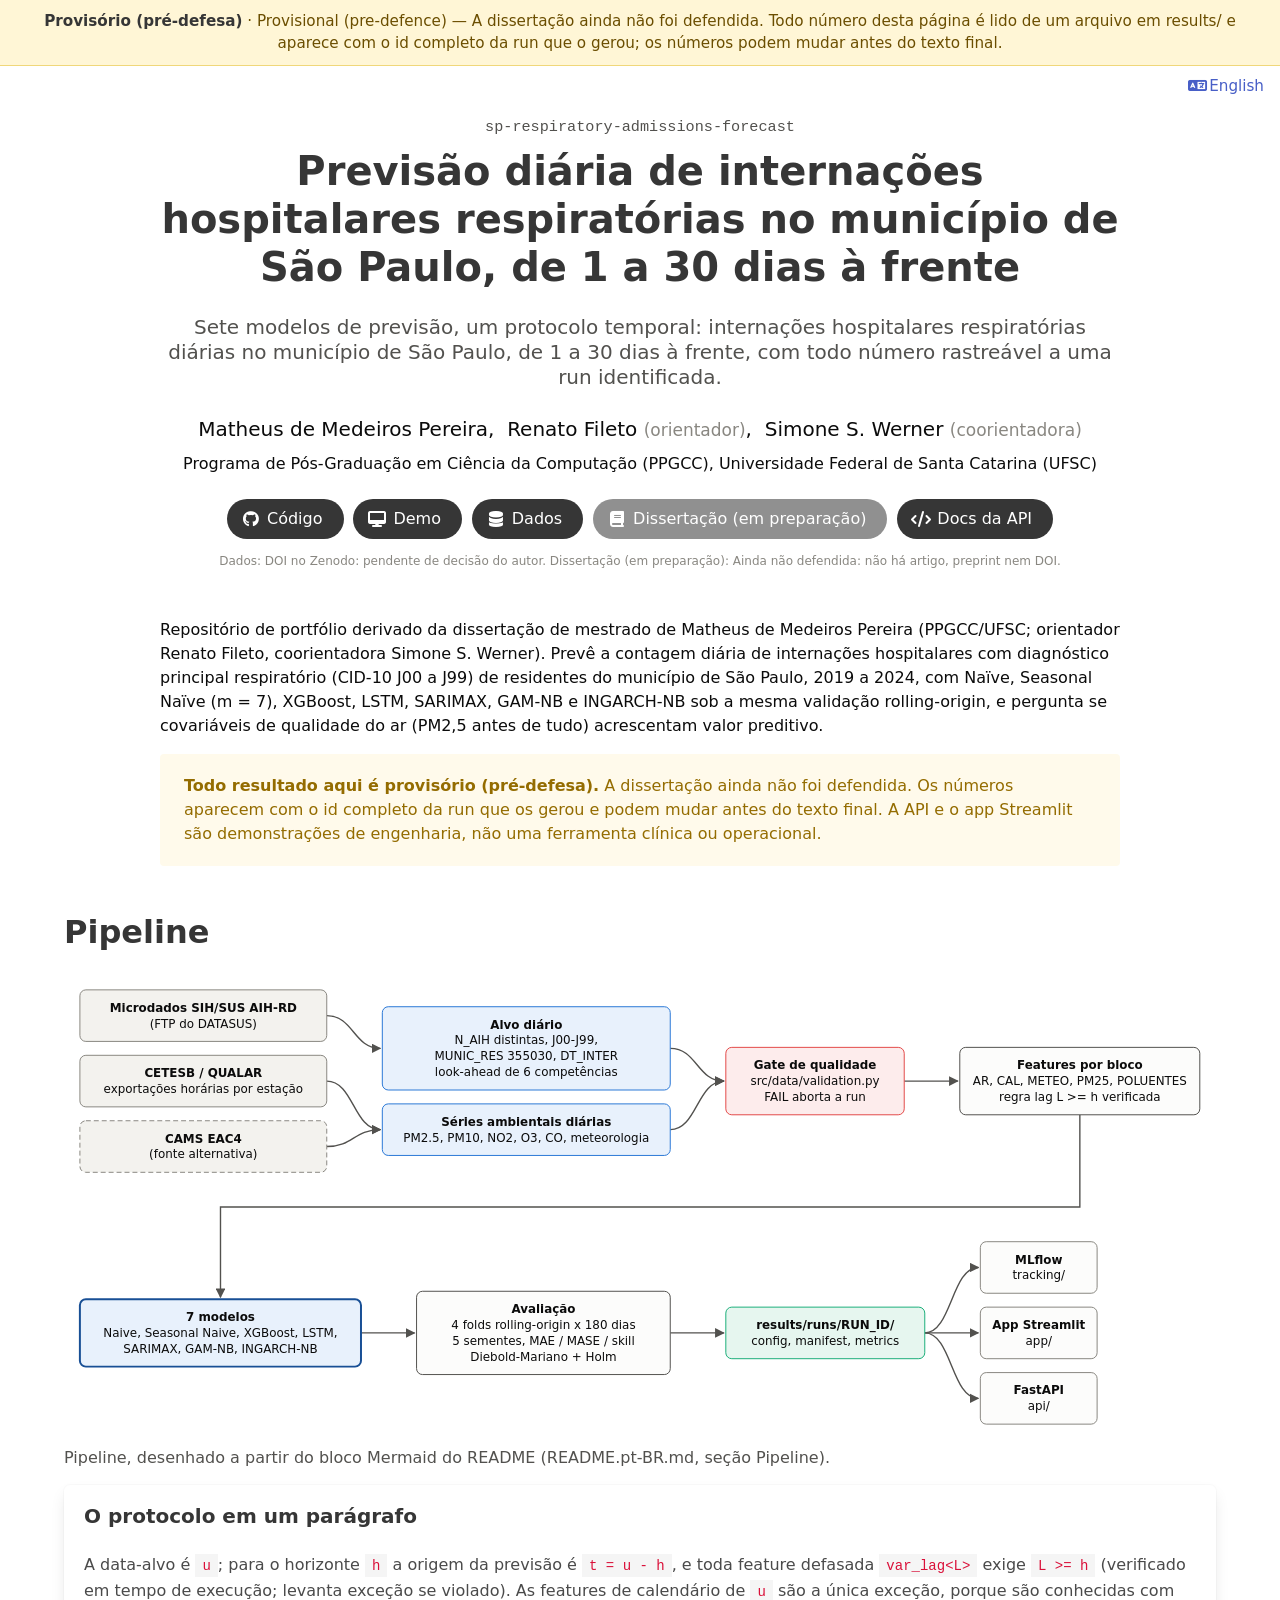
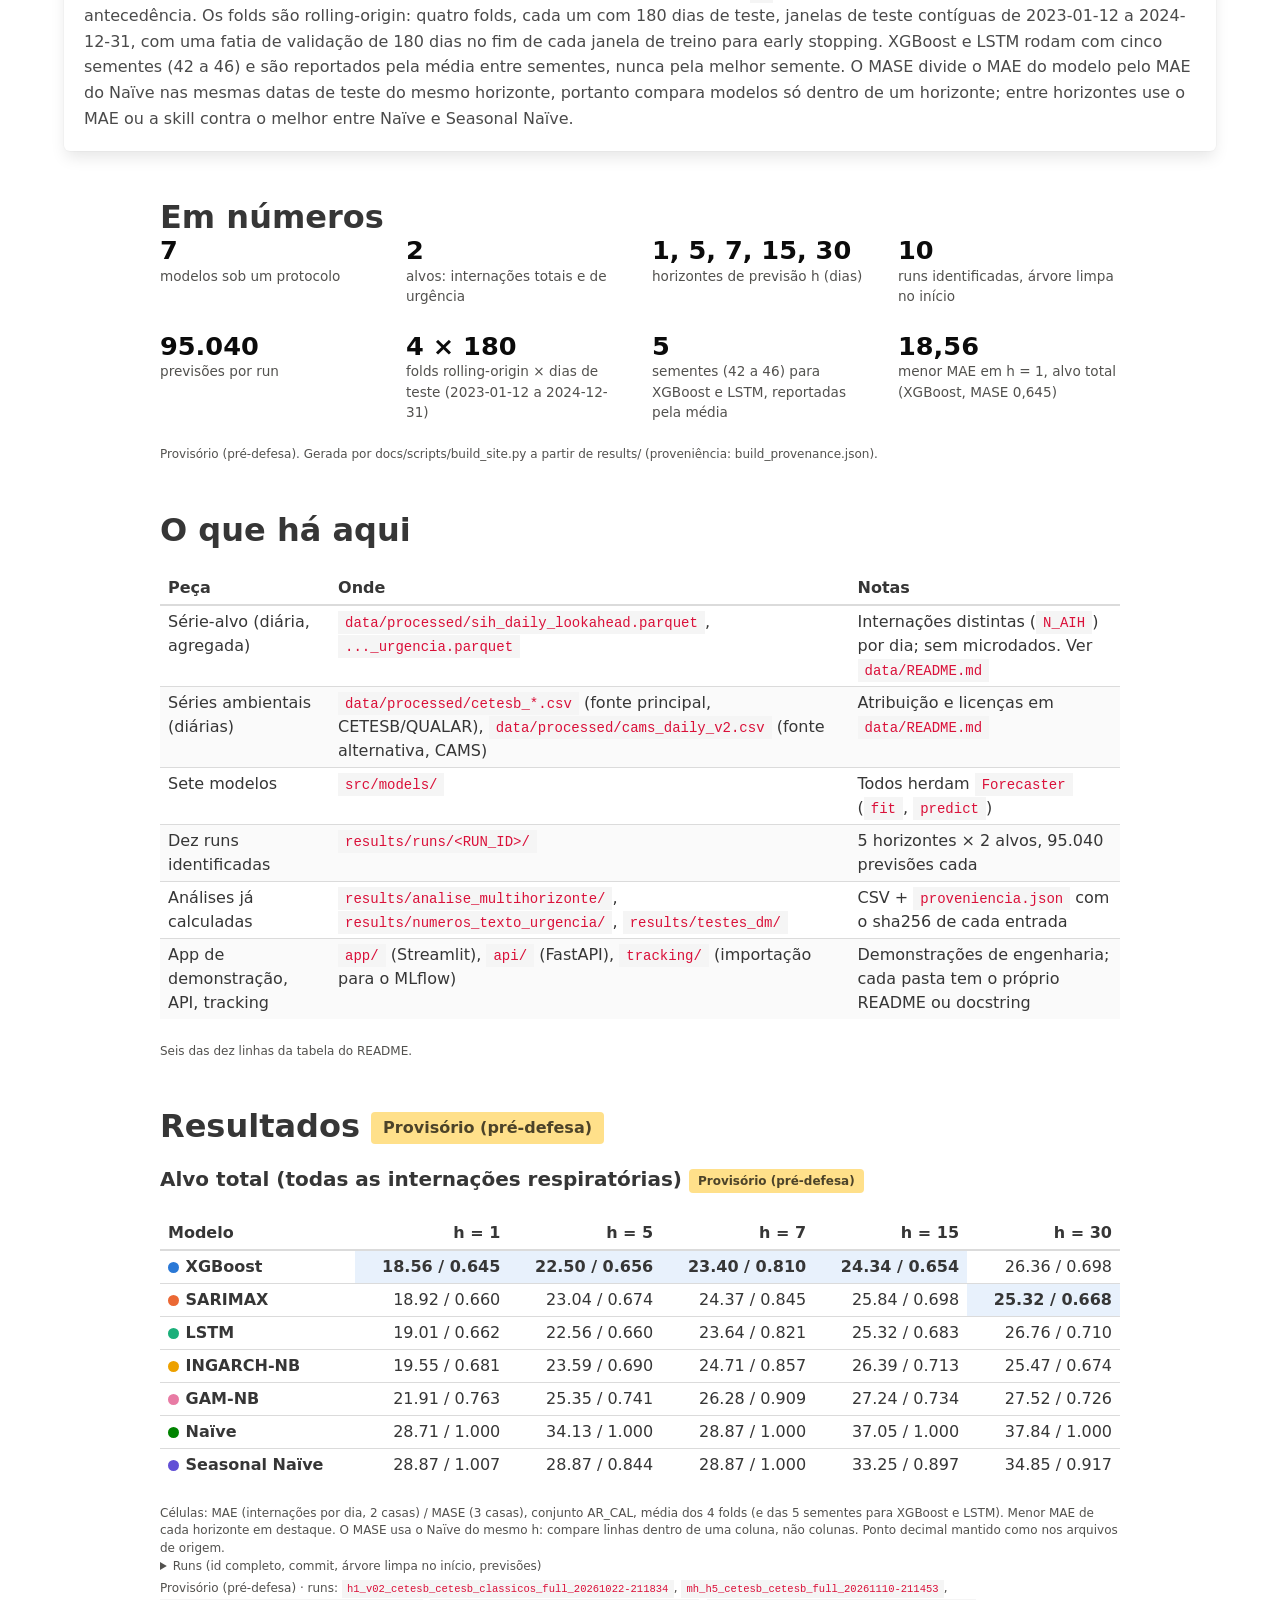
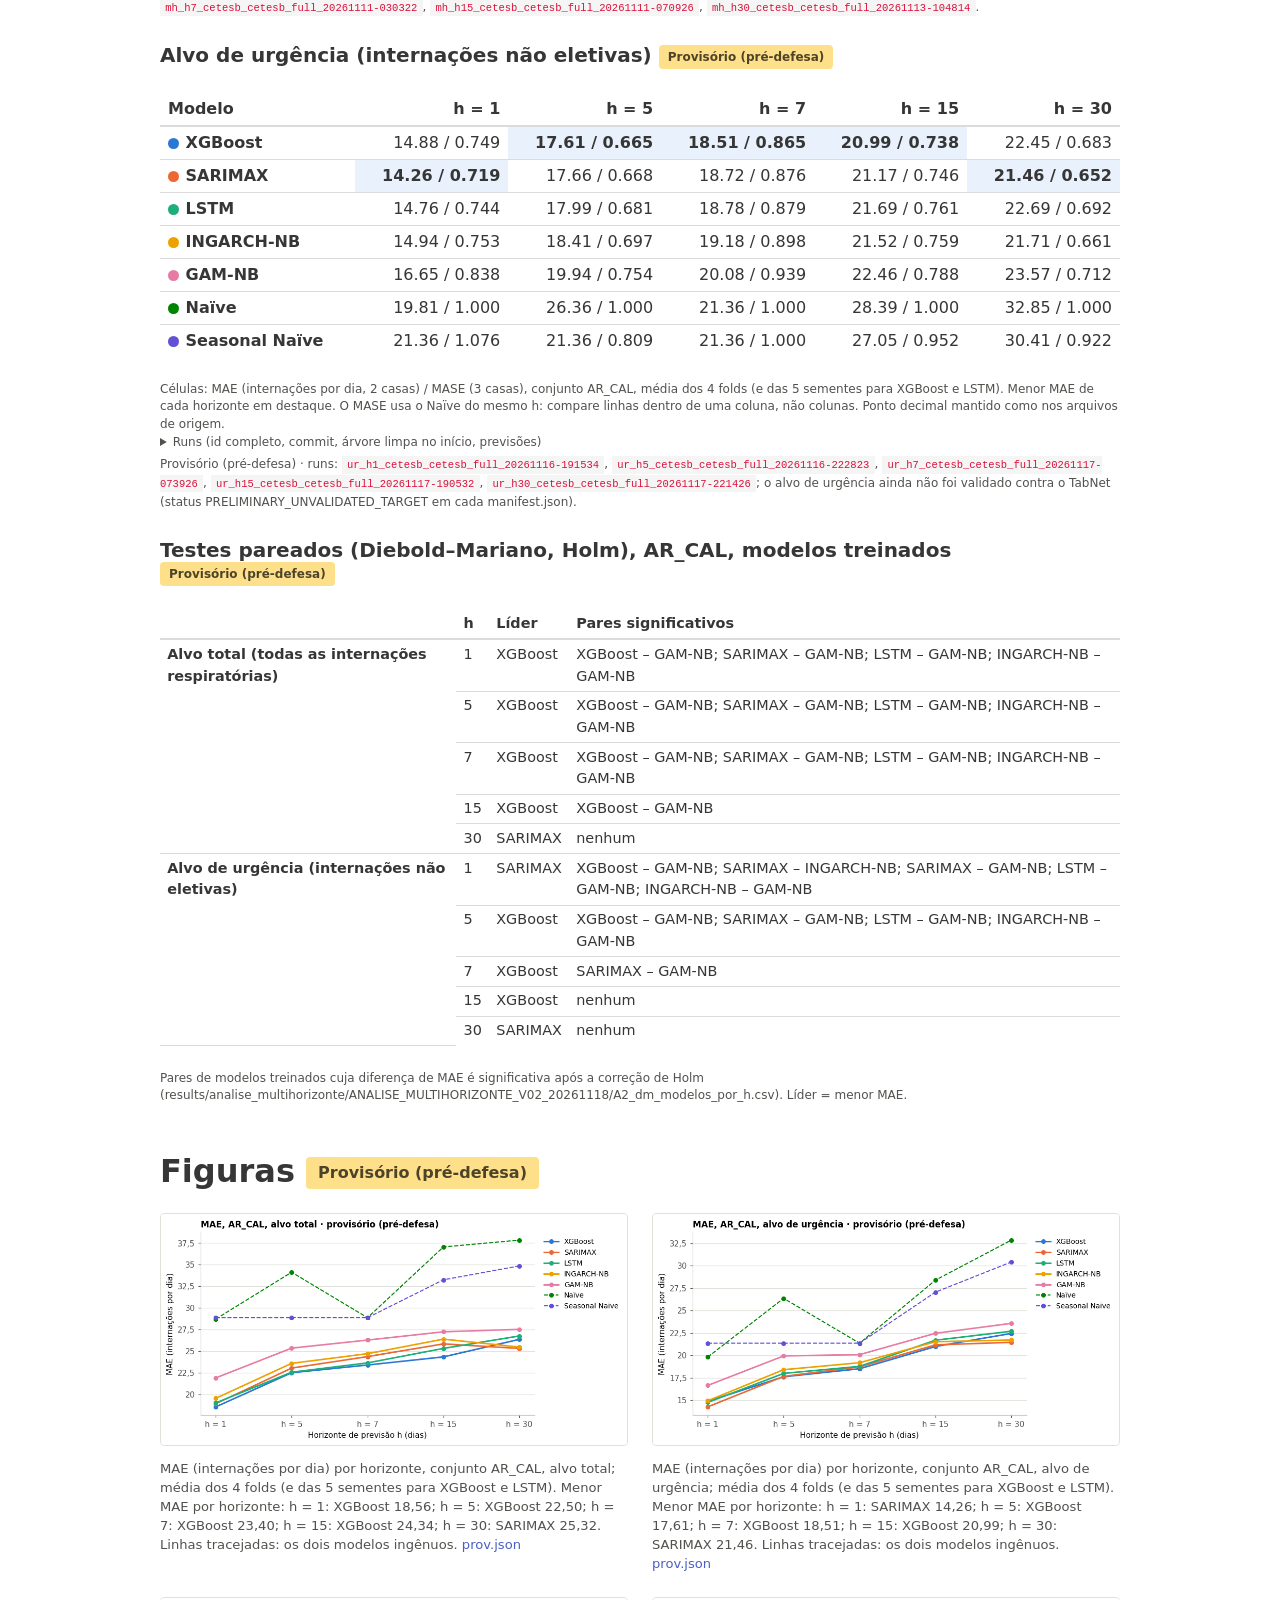
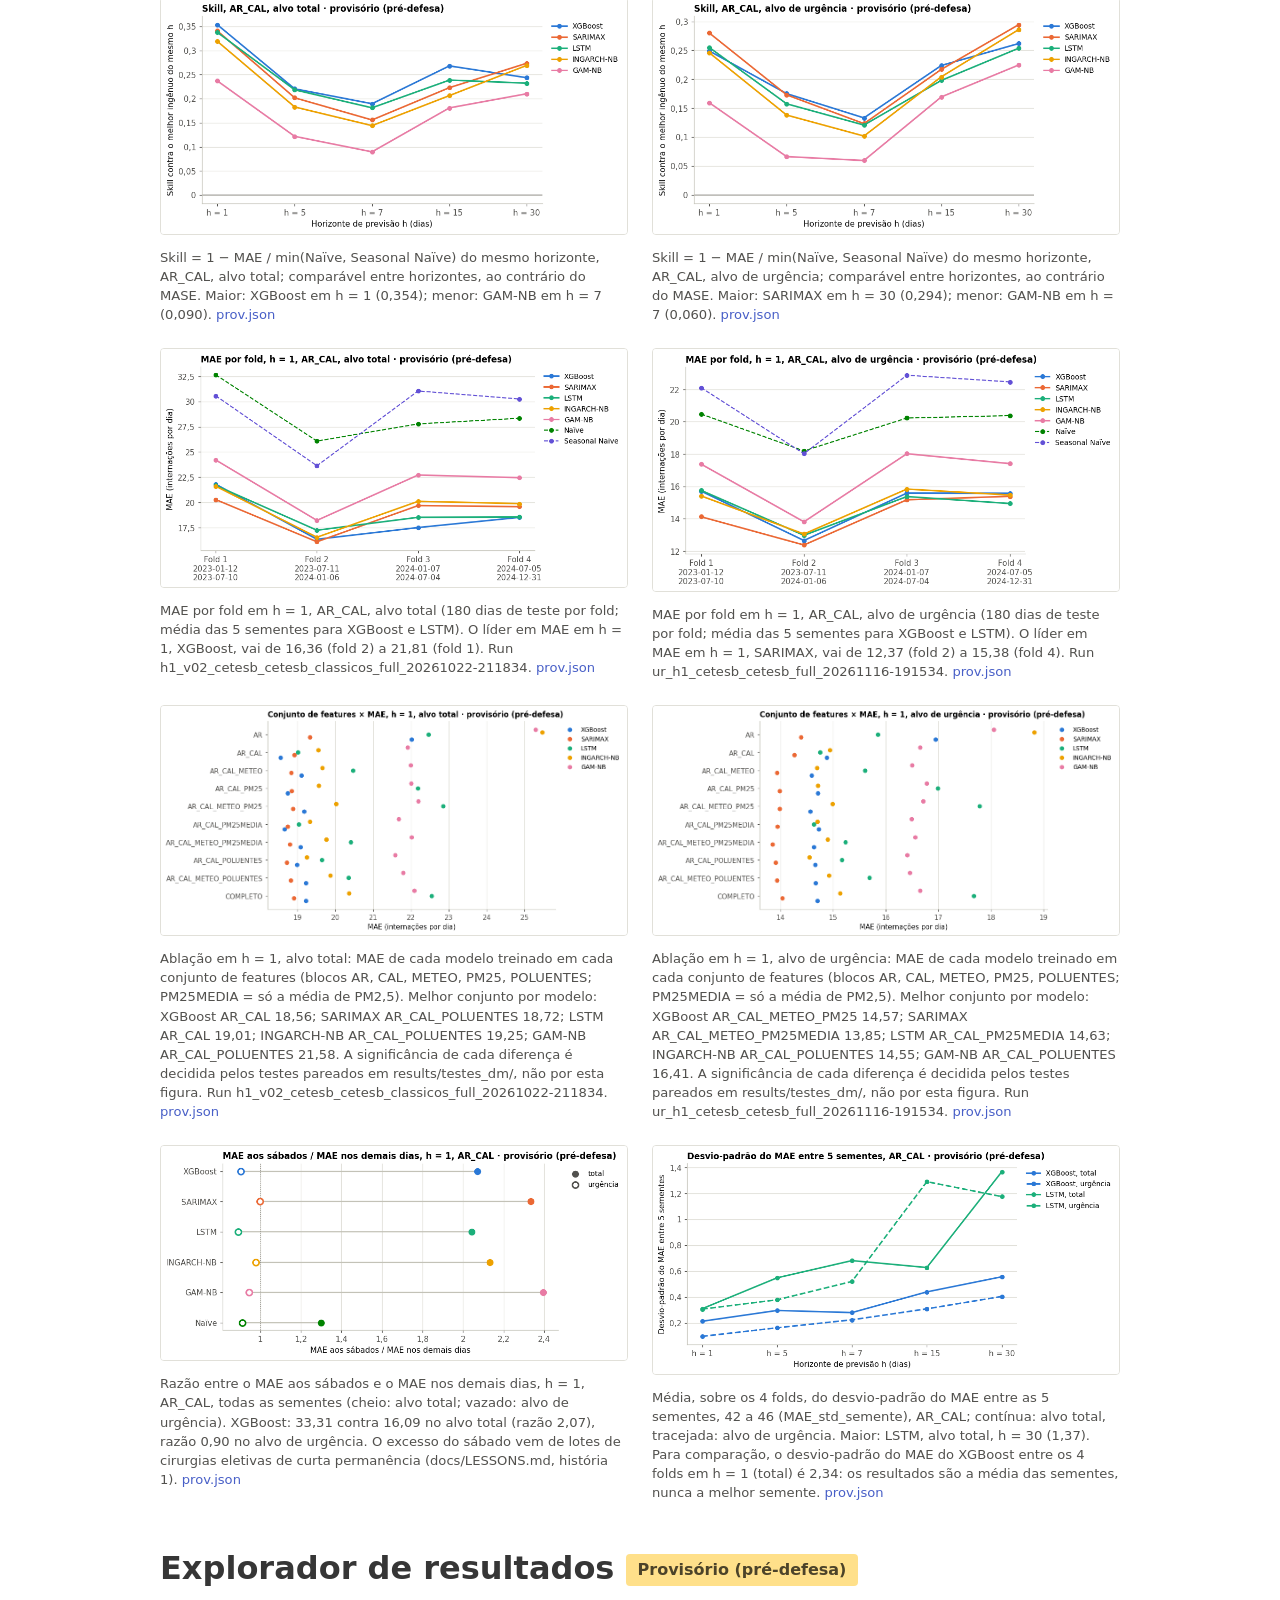
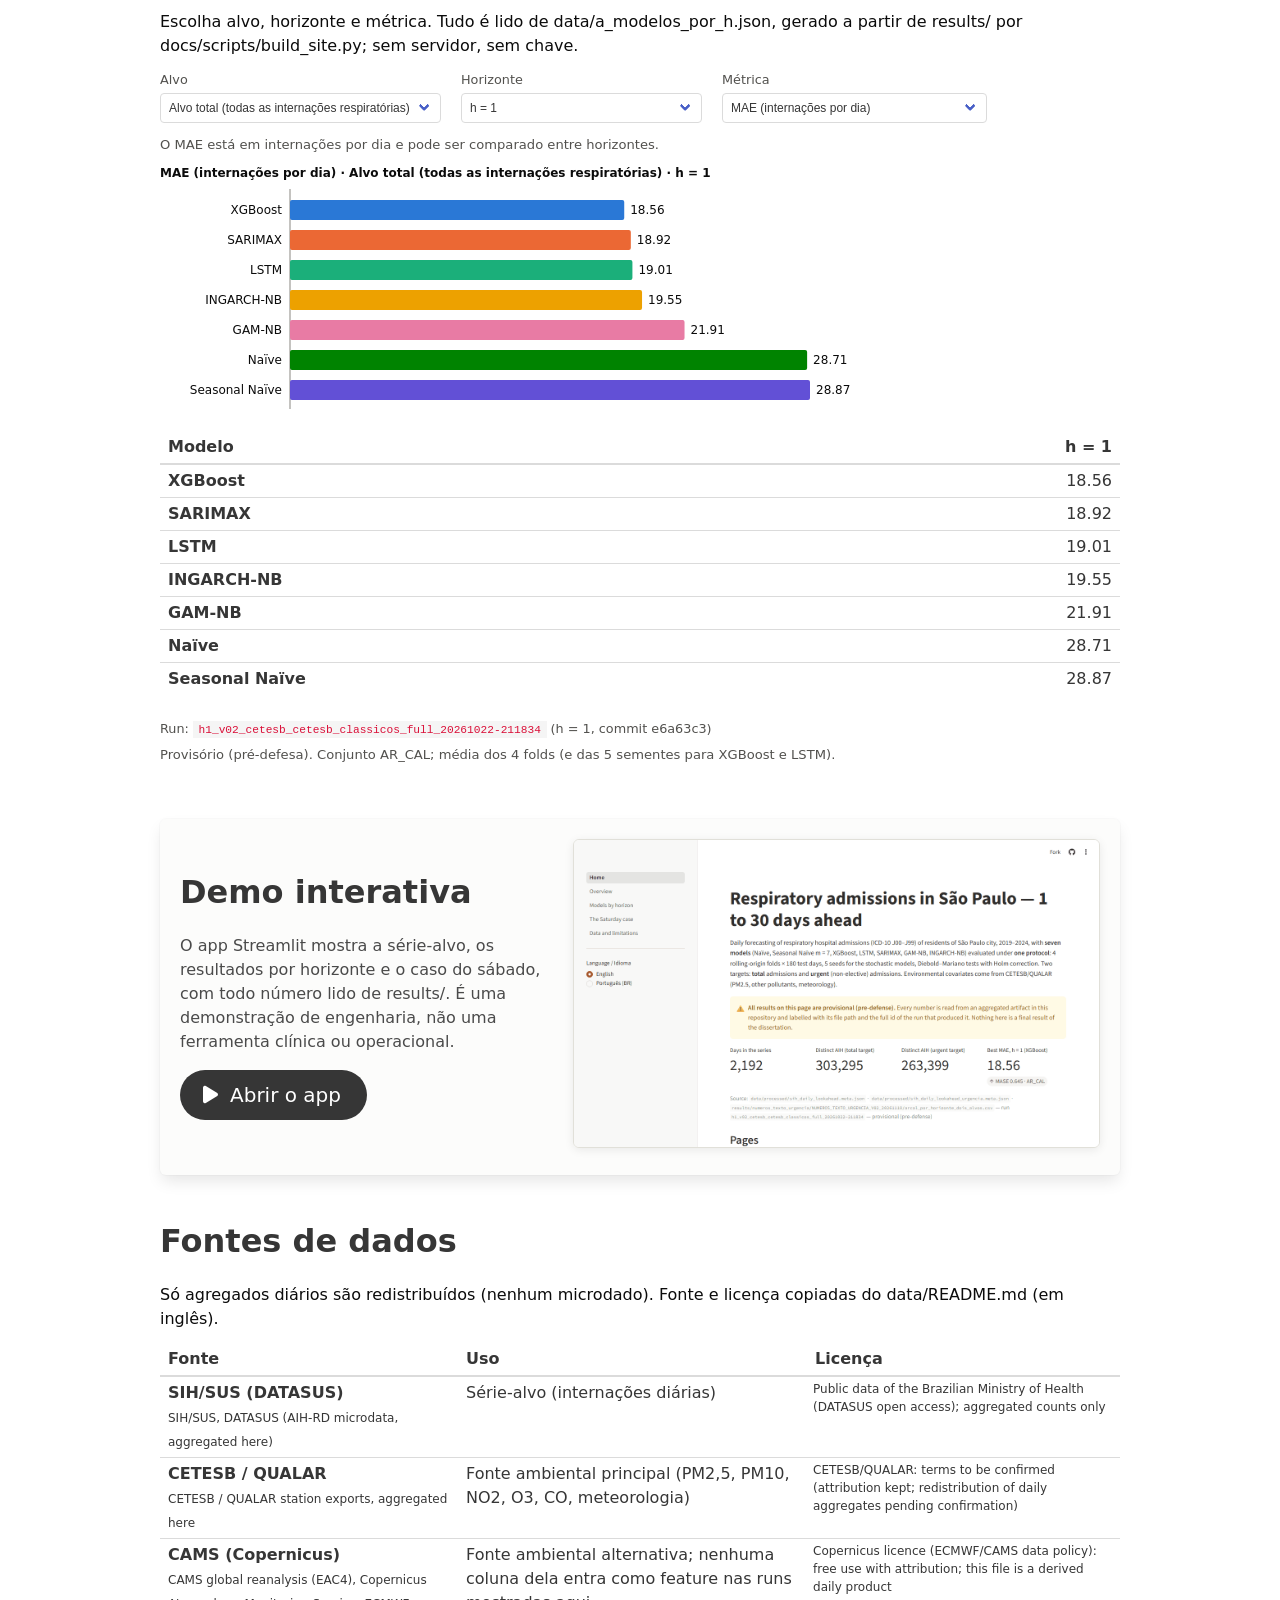
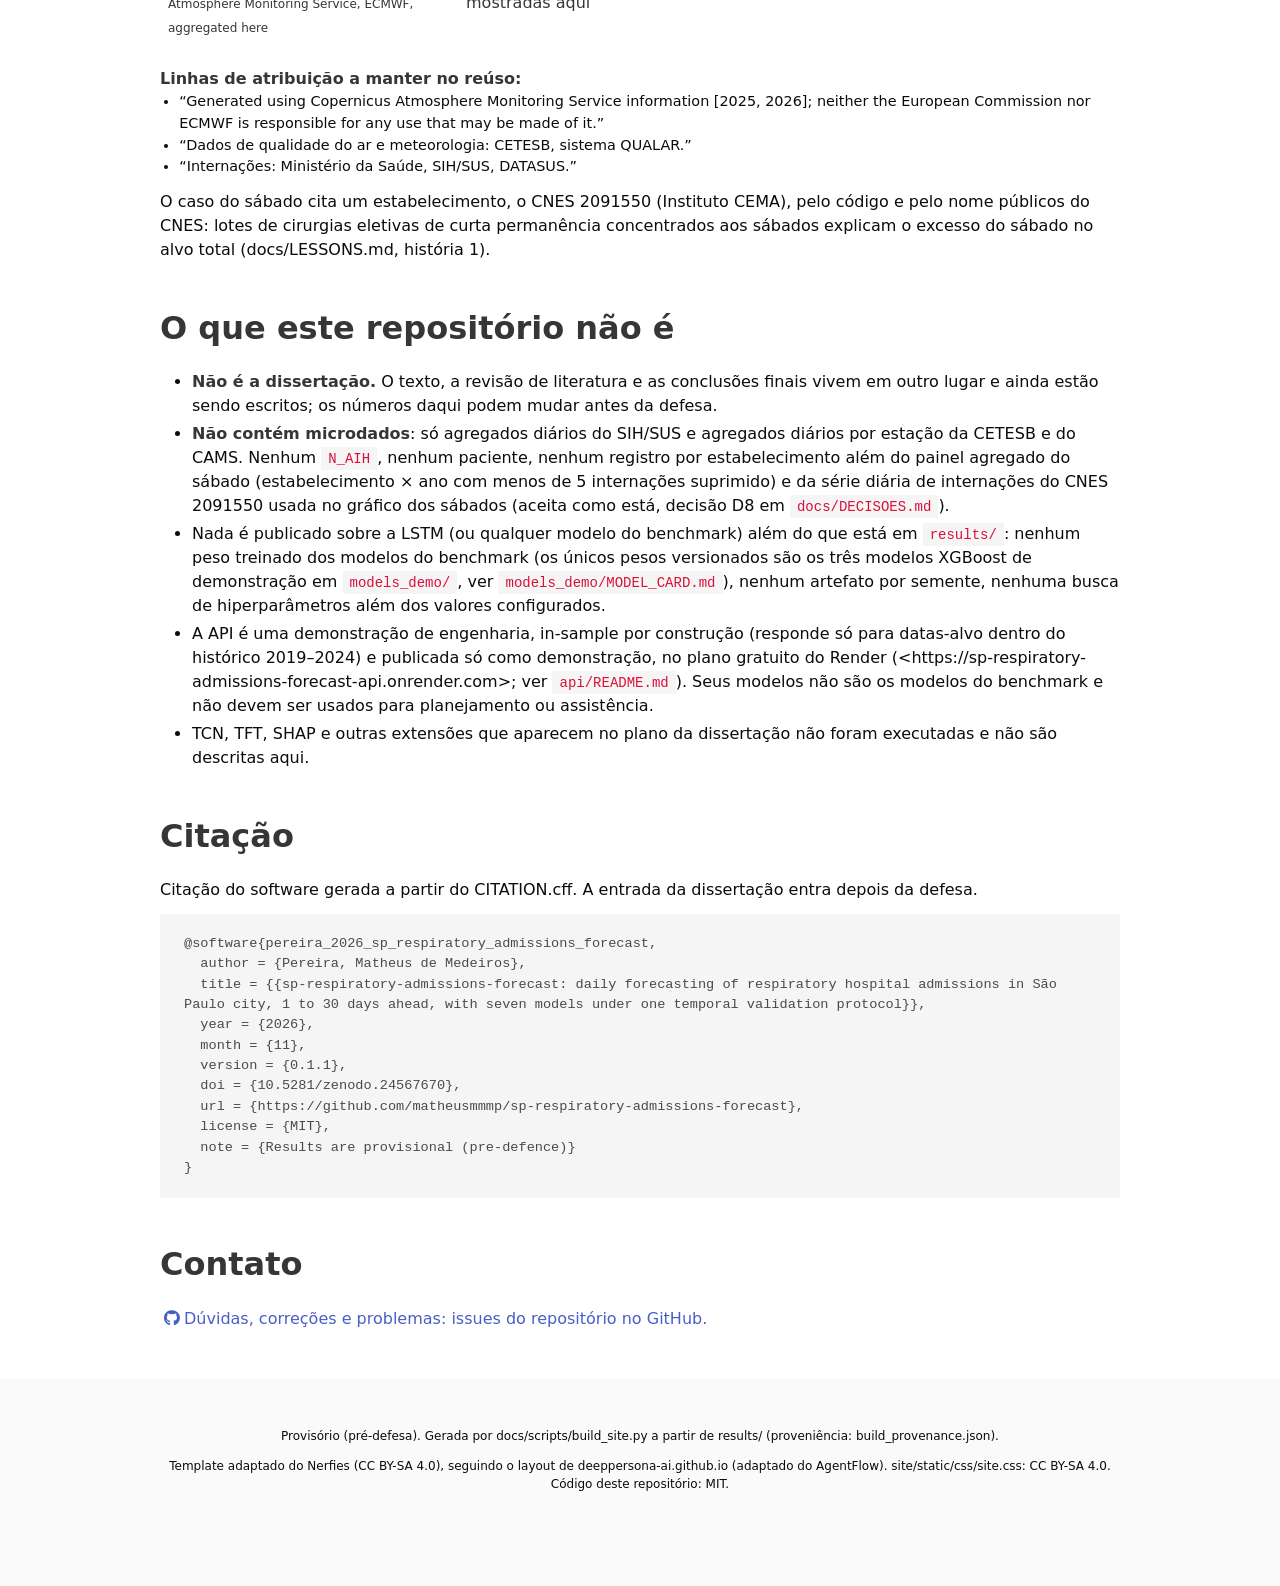
<file: site/index.pt-BR.html>
<!DOCTYPE html>
<html lang="pt-BR">
<head>
  <meta charset="utf-8">
  <meta name="viewport" content="width=device-width, initial-scale=1">
  <meta name="description" content="Sete modelos de previsão, um protocolo temporal: internações hospitalares respiratórias diárias no município de São Paulo, de 1 a 30 dias à frente, com todo número rastreável a uma run identificada.">
  <title>sp-respiratory-admissions-forecast</title>
  <link rel="alternate" hreflang="en" href="index.html">
  <link rel="stylesheet" href="static/css/bulma.min.css">
  <link rel="stylesheet" href="static/css/fontawesome.all.min.css">
  <link rel="stylesheet" href="static/css/site.css">
</head>
<body>
<!-- Generated by docs/scripts/build_site.py from results/. Do not edit by hand: edit the script and rebuild. -->
<div class="provisional-banner" id="provisional-banner" role="note">
  <strong>Provisório (pré-defesa)</strong> · <span lang="en">Provisional (pre-defence)</span> — A dissertação ainda não foi defendida. Todo número desta página é lido de um arquivo em results/ e aparece com o id completo da run que o gerou; os números podem mudar antes do texto final.
</div>
<nav class="lang-switch"><a href="index.html" hreflang="en"><span class="icon"><i class="fas fa-language"></i></span>English</a></nav>

<section class="hero">
  <div class="hero-body">
    <div class="container is-max-desktop has-text-centered">
      <p class="publication-repo"><code>sp-respiratory-admissions-forecast</code></p>
      <h1 class="title is-2 publication-title">Previsão diária de internações hospitalares respiratórias no município de São Paulo, de 1 a 30 dias à frente</h1>
      <p class="subtitle is-5 publication-subtitle">Sete modelos de previsão, um protocolo temporal: internações hospitalares respiratórias diárias no município de São Paulo, de 1 a 30 dias à frente, com todo número rastreável a uma run identificada.</p>
      <div class="is-size-5 publication-authors">
        <span class="author-block">Matheus de Medeiros Pereira,</span>
        <span class="author-block">Renato Fileto <span class="author-role">(orientador)</span>,</span>
        <span class="author-block">Simone S. Werner <span class="author-role">(coorientadora)</span></span>

      </div>
      <div class="is-size-6 publication-authors"><span class="author-block">Programa de Pós-Graduação em Ciência da Computação (PPGCC), Universidade Federal de Santa Catarina (UFSC)</span></div>
      <div class="publication-links">
        <span class="link-block"><a href="https://github.com/matheusmmmp/sp-respiratory-admissions-forecast" class="button is-normal is-rounded is-dark"><span class="icon"><i class="fab fa-github"></i></span><span>Código</span></a></span>
        <span class="link-block"><a href="https://sp-respiratory-admissions-forecast.streamlit.app" class="button is-normal is-rounded is-dark"><span class="icon"><i class="fas fa-desktop"></i></span><span>Demo</span></a></span>
        <span class="link-block"><a href="https://github.com/matheusmmmp/sp-respiratory-admissions-forecast/blob/main/data/README.md" class="button is-normal is-rounded is-dark"><span class="icon"><i class="fas fa-database"></i></span><span>Dados</span></a></span>
        <span class="link-block"><span class="button is-normal is-rounded is-dark is-disabled" id="btn-dissertation" aria-disabled="true" title="Ainda não defendida: não há artigo, preprint nem DOI."><span class="icon"><i class="fas fa-book"></i></span><span>Dissertação (em preparação)</span></span></span>
        <span class="link-block"><a href="https://github.com/matheusmmmp/sp-respiratory-admissions-forecast/blob/main/api/README.md" class="button is-normal is-rounded is-dark"><span class="icon"><i class="fas fa-code"></i></span><span>Docs da API</span></a></span>
      </div>
      <p class="is-size-7 link-note">Dados: DOI no Zenodo: pendente de decisão do autor. Dissertação (em preparação): Ainda não defendida: não há artigo, preprint nem DOI.</p>
    </div>
  </div>
</section>

<section class="section pt-0">
  <div class="container is-max-desktop">
    <div class="content">
      <p>Repositório de portfólio derivado da dissertação de mestrado de Matheus de Medeiros Pereira (PPGCC/UFSC; orientador Renato Fileto, coorientadora Simone S. Werner). Prevê a contagem diária de internações hospitalares com diagnóstico principal respiratório (CID-10 J00 a J99) de residentes do município de São Paulo, 2019 a 2024, com Naïve, Seasonal Naïve (m = 7), XGBoost, LSTM, SARIMAX, GAM-NB e INGARCH-NB sob a mesma validação rolling-origin, e pergunta se covariáveis de qualidade do ar (PM2,5 antes de tudo) acrescentam valor preditivo.</p>
      <div class="notification is-warning is-light"><strong>Todo resultado aqui é provisório (pré-defesa).</strong> A dissertação ainda não foi defendida. Os números aparecem com o id completo da run que os gerou e podem mudar antes do texto final. A API e o app Streamlit são demonstrações de engenharia, não uma ferramenta clínica ou operacional.</div>
    </div>
  </div>
</section>

<section class="section pt-0" id="pipeline">
  <div class="container is-max-widescreen">
    <h2 class="title is-3">Pipeline</h2>
    <figure class="teaser"><img src="static/images/pipeline_pt.svg" alt="Pipeline, desenhado a partir do bloco Mermaid do README (README.pt-BR.md, seção Pipeline)." width="100%"><figcaption class="caption">Pipeline, desenhado a partir do bloco Mermaid do README (README.pt-BR.md, seção Pipeline).</figcaption></figure>
    <div class="box protocol">
      <h3 class="title is-5">O protocolo em um parágrafo</h3>
      <p>A data-alvo é <code>u</code>; para o horizonte <code>h</code> a origem da previsão é <code>t = u - h</code>, e toda feature defasada <code>var_lag&lt;L&gt;</code> exige <code>L &gt;= h</code> (verificado em tempo de execução; levanta exceção se violado). As features de calendário de <code>u</code> são a única exceção, porque são conhecidas com antecedência. Os folds são rolling-origin: quatro folds, cada um com 180 dias de teste, janelas de teste contíguas de 2023-01-12 a 2024-12-31, com uma fatia de validação de 180 dias no fim de cada janela de treino para early stopping. XGBoost e LSTM rodam com cinco sementes (42 a 46) e são reportados pela média entre sementes, nunca pela melhor semente. O MASE divide o MAE do modelo pelo MAE do Naïve nas mesmas datas de teste do mesmo horizonte, portanto compara modelos só dentro de um horizonte; entre horizontes use o MAE ou a skill contra o melhor entre Naïve e Seasonal Naïve.</p>
    </div>
  </div>
</section>

<section class="section pt-0" id="glance">
  <div class="container is-max-desktop">
    <h2 class="title is-3">Em números</h2>
  </div>
  <div class="container is-max-desktop">
    <div class="columns is-multiline is-mobile glance">
      <div class="column is-half-mobile is-one-quarter-tablet"><p class="glance-num">7</p><p class="glance-txt">modelos sob um protocolo</p></div>
      <div class="column is-half-mobile is-one-quarter-tablet"><p class="glance-num">2</p><p class="glance-txt">alvos: internações totais e de urgência</p></div>
      <div class="column is-half-mobile is-one-quarter-tablet"><p class="glance-num">1, 5, 7, 15, 30</p><p class="glance-txt">horizontes de previsão h (dias)</p></div>
      <div class="column is-half-mobile is-one-quarter-tablet"><p class="glance-num">10</p><p class="glance-txt">runs identificadas, árvore limpa no início</p></div>
      <div class="column is-half-mobile is-one-quarter-tablet"><p class="glance-num">95.040</p><p class="glance-txt">previsões por run</p></div>
      <div class="column is-half-mobile is-one-quarter-tablet"><p class="glance-num">4 × 180</p><p class="glance-txt">folds rolling-origin × dias de teste (2023-01-12 a 2024-12-31)</p></div>
      <div class="column is-half-mobile is-one-quarter-tablet"><p class="glance-num">5</p><p class="glance-txt">sementes (42 a 46) para XGBoost e LSTM, reportadas pela média</p></div>
      <div class="column is-half-mobile is-one-quarter-tablet"><p class="glance-num">18,56</p><p class="glance-txt">menor MAE em h = 1, alvo total (XGBoost, MASE 0,645)</p></div>

    </div>
    <p class="is-size-7 caption">Provisório (pré-defesa). Gerada por docs/scripts/build_site.py a partir de results/ (proveniência: build_provenance.json).</p>
  </div>
</section>

<section class="section pt-0" id="box">
  <div class="container is-max-desktop">
    <h2 class="title is-3">O que há aqui</h2>
    <div class="table-container">
      <table class="table is-fullwidth is-narrow is-striped">
        <thead><tr><th>Peça</th><th>Onde</th><th>Notas</th></tr></thead>
        <tbody><tr><td>Série-alvo (diária, agregada)</td><td><a href="https://github.com/matheusmmmp/sp-respiratory-admissions-forecast/blob/main/data/processed/sih_daily_lookahead.parquet"><code>data/processed/sih_daily_lookahead.parquet</code></a>, <code>..._urgencia.parquet</code></td><td>Internações distintas (<code>N_AIH</code>) por dia; sem microdados. Ver <a href="https://github.com/matheusmmmp/sp-respiratory-admissions-forecast/blob/main/data/README.md"><code>data/README.md</code></a></td></tr><tr><td>Séries ambientais (diárias)</td><td><code>data/processed/cetesb_*.csv</code> (fonte principal, CETESB/QUALAR), <a href="https://github.com/matheusmmmp/sp-respiratory-admissions-forecast/blob/main/data/processed/cams_daily_v2.csv"><code>data/processed/cams_daily_v2.csv</code></a> (fonte alternativa, CAMS)</td><td>Atribuição e licenças em <a href="https://github.com/matheusmmmp/sp-respiratory-admissions-forecast/blob/main/data/README.md"><code>data/README.md</code></a></td></tr><tr><td>Sete modelos</td><td><a href="https://github.com/matheusmmmp/sp-respiratory-admissions-forecast/tree/main/src/models"><code>src/models/</code></a></td><td>Todos herdam <code>Forecaster</code> (<code>fit</code>, <code>predict</code>)</td></tr><tr><td>Dez runs identificadas</td><td><code>results/runs/&lt;RUN_ID&gt;/</code></td><td>5 horizontes × 2 alvos, 95.040 previsões cada</td></tr><tr><td>Análises já calculadas</td><td><a href="https://github.com/matheusmmmp/sp-respiratory-admissions-forecast/tree/main/results/analise_multihorizonte"><code>results/analise_multihorizonte/</code></a>, <a href="https://github.com/matheusmmmp/sp-respiratory-admissions-forecast/tree/main/results/numeros_texto_urgencia"><code>results/numeros_texto_urgencia/</code></a>, <a href="https://github.com/matheusmmmp/sp-respiratory-admissions-forecast/tree/main/results/testes_dm"><code>results/testes_dm/</code></a></td><td>CSV + <code>proveniencia.json</code> com o sha256 de cada entrada</td></tr><tr><td>App de demonstração, API, tracking</td><td><a href="https://github.com/matheusmmmp/sp-respiratory-admissions-forecast/tree/main/app"><code>app/</code></a> (Streamlit), <a href="https://github.com/matheusmmmp/sp-respiratory-admissions-forecast/tree/main/api"><code>api/</code></a> (FastAPI), <a href="https://github.com/matheusmmmp/sp-respiratory-admissions-forecast/tree/main/tracking"><code>tracking/</code></a> (importação para o MLflow)</td><td>Demonstrações de engenharia; cada pasta tem o próprio README ou docstring</td></tr></tbody>
      </table>
    </div>
    <p class="is-size-7 caption">Seis das dez linhas da tabela do README.</p>
  </div>
</section>

<section class="section pt-0" id="results">
  <div class="container is-max-desktop">
    <h2 class="title is-3">Resultados <span class="tag is-warning is-medium provisional-tag">Provisório (pré-defesa)</span></h2>

    <h3 class="title is-5">Alvo total (todas as internações respiratórias) <span class="tag is-warning provisional-tag">Provisório (pré-defesa)</span></h3>
    <div class="table-container">
      <table class="table is-fullwidth is-narrow results-table" id="tabela-total">
        <thead><tr><th>Modelo</th><th class="has-text-right">h = 1</th><th class="has-text-right">h = 5</th><th class="has-text-right">h = 7</th><th class="has-text-right">h = 15</th><th class="has-text-right">h = 30</th></tr></thead>
        <tbody>
        <tr><th><span class="dot" style="background:#2a78d6"></span>XGBoost</th><td class="num is-leader" data-alvo="total" data-h="1" data-modelo="xgboost">18.56 / 0.645</td><td class="num is-leader" data-alvo="total" data-h="5" data-modelo="xgboost">22.50 / 0.656</td><td class="num is-leader" data-alvo="total" data-h="7" data-modelo="xgboost">23.40 / 0.810</td><td class="num is-leader" data-alvo="total" data-h="15" data-modelo="xgboost">24.34 / 0.654</td><td class="num" data-alvo="total" data-h="30" data-modelo="xgboost">26.36 / 0.698</td></tr>
        <tr><th><span class="dot" style="background:#eb6834"></span>SARIMAX</th><td class="num" data-alvo="total" data-h="1" data-modelo="sarimax">18.92 / 0.660</td><td class="num" data-alvo="total" data-h="5" data-modelo="sarimax">23.04 / 0.674</td><td class="num" data-alvo="total" data-h="7" data-modelo="sarimax">24.37 / 0.845</td><td class="num" data-alvo="total" data-h="15" data-modelo="sarimax">25.84 / 0.698</td><td class="num is-leader" data-alvo="total" data-h="30" data-modelo="sarimax">25.32 / 0.668</td></tr>
        <tr><th><span class="dot" style="background:#1baf7a"></span>LSTM</th><td class="num" data-alvo="total" data-h="1" data-modelo="lstm">19.01 / 0.662</td><td class="num" data-alvo="total" data-h="5" data-modelo="lstm">22.56 / 0.660</td><td class="num" data-alvo="total" data-h="7" data-modelo="lstm">23.64 / 0.821</td><td class="num" data-alvo="total" data-h="15" data-modelo="lstm">25.32 / 0.683</td><td class="num" data-alvo="total" data-h="30" data-modelo="lstm">26.76 / 0.710</td></tr>
        <tr><th><span class="dot" style="background:#eda100"></span>INGARCH-NB</th><td class="num" data-alvo="total" data-h="1" data-modelo="ingarch_nb">19.55 / 0.681</td><td class="num" data-alvo="total" data-h="5" data-modelo="ingarch_nb">23.59 / 0.690</td><td class="num" data-alvo="total" data-h="7" data-modelo="ingarch_nb">24.71 / 0.857</td><td class="num" data-alvo="total" data-h="15" data-modelo="ingarch_nb">26.39 / 0.713</td><td class="num" data-alvo="total" data-h="30" data-modelo="ingarch_nb">25.47 / 0.674</td></tr>
        <tr><th><span class="dot" style="background:#e87ba4"></span>GAM-NB</th><td class="num" data-alvo="total" data-h="1" data-modelo="gam_nb">21.91 / 0.763</td><td class="num" data-alvo="total" data-h="5" data-modelo="gam_nb">25.35 / 0.741</td><td class="num" data-alvo="total" data-h="7" data-modelo="gam_nb">26.28 / 0.909</td><td class="num" data-alvo="total" data-h="15" data-modelo="gam_nb">27.24 / 0.734</td><td class="num" data-alvo="total" data-h="30" data-modelo="gam_nb">27.52 / 0.726</td></tr>
        <tr><th><span class="dot" style="background:#008300"></span>Naïve</th><td class="num" data-alvo="total" data-h="1" data-modelo="naive">28.71 / 1.000</td><td class="num" data-alvo="total" data-h="5" data-modelo="naive">34.13 / 1.000</td><td class="num" data-alvo="total" data-h="7" data-modelo="naive">28.87 / 1.000</td><td class="num" data-alvo="total" data-h="15" data-modelo="naive">37.05 / 1.000</td><td class="num" data-alvo="total" data-h="30" data-modelo="naive">37.84 / 1.000</td></tr>
        <tr><th><span class="dot" style="background:#6250d6"></span>Seasonal Naïve</th><td class="num" data-alvo="total" data-h="1" data-modelo="seasonal_naive">28.87 / 1.007</td><td class="num" data-alvo="total" data-h="5" data-modelo="seasonal_naive">28.87 / 0.844</td><td class="num" data-alvo="total" data-h="7" data-modelo="seasonal_naive">28.87 / 1.000</td><td class="num" data-alvo="total" data-h="15" data-modelo="seasonal_naive">33.25 / 0.897</td><td class="num" data-alvo="total" data-h="30" data-modelo="seasonal_naive">34.85 / 0.917</td></tr>

        </tbody>
      </table>
    </div>
    <p class="is-size-7 caption">Células: MAE (internações por dia, 2 casas) / MASE (3 casas), conjunto AR_CAL, média dos 4 folds (e das 5 sementes para XGBoost e LSTM). Menor MAE de cada horizonte em destaque. O MASE usa o Naïve do mesmo h: compare linhas dentro de uma coluna, não colunas. Ponto decimal mantido como nos arquivos de origem.</p>
    <details class="runs-note"><summary class="is-size-7">Runs (id completo, commit, árvore limpa no início, previsões)</summary>
      <ul class="is-size-7"><li>h = 1: <code>h1_v02_cetesb_cetesb_classicos_full_20261022-211834</code> · <code>e6a63c3</code> · árvore limpa · 95.040</li><li>h = 5: <code>mh_h5_cetesb_cetesb_full_20261110-211453</code> · <code>5436606</code> · árvore limpa · 95.040</li><li>h = 7: <code>mh_h7_cetesb_cetesb_full_20261111-030322</code> · <code>49c2188</code> · árvore limpa · 95.040</li><li>h = 15: <code>mh_h15_cetesb_cetesb_full_20261111-070926</code> · <code>b5bb35f</code> · árvore limpa · 95.040</li><li>h = 30: <code>mh_h30_cetesb_cetesb_full_20261113-104814</code> · <code>e4828bc</code> · árvore limpa · 95.040</li></ul>
    </details>
    <p class="is-size-7 footnote">Provisório (pré-defesa) · runs: <code>h1_v02_cetesb_cetesb_classicos_full_20261022-211834</code>, <code>mh_h5_cetesb_cetesb_full_20261110-211453</code>, <code>mh_h7_cetesb_cetesb_full_20261111-030322</code>, <code>mh_h15_cetesb_cetesb_full_20261111-070926</code>, <code>mh_h30_cetesb_cetesb_full_20261113-104814</code>.</p>

    <h3 class="title is-5">Alvo de urgência (internações não eletivas) <span class="tag is-warning provisional-tag">Provisório (pré-defesa)</span></h3>
    <div class="table-container">
      <table class="table is-fullwidth is-narrow results-table" id="tabela-urgencia">
        <thead><tr><th>Modelo</th><th class="has-text-right">h = 1</th><th class="has-text-right">h = 5</th><th class="has-text-right">h = 7</th><th class="has-text-right">h = 15</th><th class="has-text-right">h = 30</th></tr></thead>
        <tbody>
        <tr><th><span class="dot" style="background:#2a78d6"></span>XGBoost</th><td class="num" data-alvo="urgencia" data-h="1" data-modelo="xgboost">14.88 / 0.749</td><td class="num is-leader" data-alvo="urgencia" data-h="5" data-modelo="xgboost">17.61 / 0.665</td><td class="num is-leader" data-alvo="urgencia" data-h="7" data-modelo="xgboost">18.51 / 0.865</td><td class="num is-leader" data-alvo="urgencia" data-h="15" data-modelo="xgboost">20.99 / 0.738</td><td class="num" data-alvo="urgencia" data-h="30" data-modelo="xgboost">22.45 / 0.683</td></tr>
        <tr><th><span class="dot" style="background:#eb6834"></span>SARIMAX</th><td class="num is-leader" data-alvo="urgencia" data-h="1" data-modelo="sarimax">14.26 / 0.719</td><td class="num" data-alvo="urgencia" data-h="5" data-modelo="sarimax">17.66 / 0.668</td><td class="num" data-alvo="urgencia" data-h="7" data-modelo="sarimax">18.72 / 0.876</td><td class="num" data-alvo="urgencia" data-h="15" data-modelo="sarimax">21.17 / 0.746</td><td class="num is-leader" data-alvo="urgencia" data-h="30" data-modelo="sarimax">21.46 / 0.652</td></tr>
        <tr><th><span class="dot" style="background:#1baf7a"></span>LSTM</th><td class="num" data-alvo="urgencia" data-h="1" data-modelo="lstm">14.76 / 0.744</td><td class="num" data-alvo="urgencia" data-h="5" data-modelo="lstm">17.99 / 0.681</td><td class="num" data-alvo="urgencia" data-h="7" data-modelo="lstm">18.78 / 0.879</td><td class="num" data-alvo="urgencia" data-h="15" data-modelo="lstm">21.69 / 0.761</td><td class="num" data-alvo="urgencia" data-h="30" data-modelo="lstm">22.69 / 0.692</td></tr>
        <tr><th><span class="dot" style="background:#eda100"></span>INGARCH-NB</th><td class="num" data-alvo="urgencia" data-h="1" data-modelo="ingarch_nb">14.94 / 0.753</td><td class="num" data-alvo="urgencia" data-h="5" data-modelo="ingarch_nb">18.41 / 0.697</td><td class="num" data-alvo="urgencia" data-h="7" data-modelo="ingarch_nb">19.18 / 0.898</td><td class="num" data-alvo="urgencia" data-h="15" data-modelo="ingarch_nb">21.52 / 0.759</td><td class="num" data-alvo="urgencia" data-h="30" data-modelo="ingarch_nb">21.71 / 0.661</td></tr>
        <tr><th><span class="dot" style="background:#e87ba4"></span>GAM-NB</th><td class="num" data-alvo="urgencia" data-h="1" data-modelo="gam_nb">16.65 / 0.838</td><td class="num" data-alvo="urgencia" data-h="5" data-modelo="gam_nb">19.94 / 0.754</td><td class="num" data-alvo="urgencia" data-h="7" data-modelo="gam_nb">20.08 / 0.939</td><td class="num" data-alvo="urgencia" data-h="15" data-modelo="gam_nb">22.46 / 0.788</td><td class="num" data-alvo="urgencia" data-h="30" data-modelo="gam_nb">23.57 / 0.712</td></tr>
        <tr><th><span class="dot" style="background:#008300"></span>Naïve</th><td class="num" data-alvo="urgencia" data-h="1" data-modelo="naive">19.81 / 1.000</td><td class="num" data-alvo="urgencia" data-h="5" data-modelo="naive">26.36 / 1.000</td><td class="num" data-alvo="urgencia" data-h="7" data-modelo="naive">21.36 / 1.000</td><td class="num" data-alvo="urgencia" data-h="15" data-modelo="naive">28.39 / 1.000</td><td class="num" data-alvo="urgencia" data-h="30" data-modelo="naive">32.85 / 1.000</td></tr>
        <tr><th><span class="dot" style="background:#6250d6"></span>Seasonal Naïve</th><td class="num" data-alvo="urgencia" data-h="1" data-modelo="seasonal_naive">21.36 / 1.076</td><td class="num" data-alvo="urgencia" data-h="5" data-modelo="seasonal_naive">21.36 / 0.809</td><td class="num" data-alvo="urgencia" data-h="7" data-modelo="seasonal_naive">21.36 / 1.000</td><td class="num" data-alvo="urgencia" data-h="15" data-modelo="seasonal_naive">27.05 / 0.952</td><td class="num" data-alvo="urgencia" data-h="30" data-modelo="seasonal_naive">30.41 / 0.922</td></tr>

        </tbody>
      </table>
    </div>
    <p class="is-size-7 caption">Células: MAE (internações por dia, 2 casas) / MASE (3 casas), conjunto AR_CAL, média dos 4 folds (e das 5 sementes para XGBoost e LSTM). Menor MAE de cada horizonte em destaque. O MASE usa o Naïve do mesmo h: compare linhas dentro de uma coluna, não colunas. Ponto decimal mantido como nos arquivos de origem.</p>
    <details class="runs-note"><summary class="is-size-7">Runs (id completo, commit, árvore limpa no início, previsões)</summary>
      <ul class="is-size-7"><li>h = 1: <code>ur_h1_cetesb_cetesb_full_20261116-191534</code> · <code>eeeef00</code> · árvore limpa · 95.040</li><li>h = 5: <code>ur_h5_cetesb_cetesb_full_20261116-222823</code> · <code>8325cee</code> · árvore limpa · 95.040</li><li>h = 7: <code>ur_h7_cetesb_cetesb_full_20261117-073926</code> · <code>dfc3c57</code> · árvore limpa · 95.040</li><li>h = 15: <code>ur_h15_cetesb_cetesb_full_20261117-190532</code> · <code>1252ad5</code> · árvore limpa · 95.040</li><li>h = 30: <code>ur_h30_cetesb_cetesb_full_20261117-221426</code> · <code>8be599e</code> · árvore limpa · 95.040</li></ul>
    </details>
    <p class="is-size-7 footnote">Provisório (pré-defesa) · runs: <code>ur_h1_cetesb_cetesb_full_20261116-191534</code>, <code>ur_h5_cetesb_cetesb_full_20261116-222823</code>, <code>ur_h7_cetesb_cetesb_full_20261117-073926</code>, <code>ur_h15_cetesb_cetesb_full_20261117-190532</code>, <code>ur_h30_cetesb_cetesb_full_20261117-221426</code>; o alvo de urgência ainda não foi validado contra o TabNet (status PRELIMINARY_UNVALIDATED_TARGET em cada manifest.json).</p>


    <h3 class="title is-5 mt-5">Testes pareados (Diebold–Mariano, Holm), AR_CAL, modelos treinados <span class="tag is-warning provisional-tag">Provisório (pré-defesa)</span></h3>
    <div class="table-container">
      <table class="table is-fullwidth is-narrow dm-table">
        <thead><tr><th></th><th>h</th><th>Líder</th><th>Pares significativos</th></tr></thead>
        <tbody>
        <tr><th rowspan="5">Alvo total (todas as internações respiratórias)</th><td>1</td><td>XGBoost</td><td>XGBoost – GAM-NB; SARIMAX – GAM-NB; LSTM – GAM-NB; INGARCH-NB – GAM-NB</td></tr>
        <tr><td>5</td><td>XGBoost</td><td>XGBoost – GAM-NB; SARIMAX – GAM-NB; LSTM – GAM-NB; INGARCH-NB – GAM-NB</td></tr>
        <tr><td>7</td><td>XGBoost</td><td>XGBoost – GAM-NB; SARIMAX – GAM-NB; LSTM – GAM-NB; INGARCH-NB – GAM-NB</td></tr>
        <tr><td>15</td><td>XGBoost</td><td>XGBoost – GAM-NB</td></tr>
        <tr><td>30</td><td>SARIMAX</td><td>nenhum</td></tr>
        <tr><th rowspan="5">Alvo de urgência (internações não eletivas)</th><td>1</td><td>SARIMAX</td><td>XGBoost – GAM-NB; SARIMAX – INGARCH-NB; SARIMAX – GAM-NB; LSTM – GAM-NB; INGARCH-NB – GAM-NB</td></tr>
        <tr><td>5</td><td>XGBoost</td><td>XGBoost – GAM-NB; SARIMAX – GAM-NB; LSTM – GAM-NB; INGARCH-NB – GAM-NB</td></tr>
        <tr><td>7</td><td>XGBoost</td><td>SARIMAX – GAM-NB</td></tr>
        <tr><td>15</td><td>XGBoost</td><td>nenhum</td></tr>
        <tr><td>30</td><td>SARIMAX</td><td>nenhum</td></tr>

        </tbody>
      </table>
    </div>
    <p class="is-size-7 caption">Pares de modelos treinados cuja diferença de MAE é significativa após a correção de Holm (results/analise_multihorizonte/ANALISE_MULTIHORIZONTE_V02_20261118/A2_dm_modelos_por_h.csv). Líder = menor MAE.</p>
  </div>
</section>

<section class="section pt-0" id="figures">
  <div class="container is-max-desktop">
    <h2 class="title is-3">Figuras <span class="tag is-warning is-medium provisional-tag">Provisório (pré-defesa)</span></h2>
    <div class="columns is-multiline">

      <div class="column is-half-desktop is-full-tablet">
        <figure class="result-fig" id="fig_mae_por_h_total">
          <a href="static/images/fig_mae_por_h_total_pt.png"><img src="static/images/fig_mae_por_h_total_pt.png" alt="MAE, AR_CAL, alvo total · provisório (pré-defesa)" loading="lazy"></a>
          <figcaption class="caption">MAE (internações por dia) por horizonte, conjunto AR_CAL, alvo total; média dos 4 folds (e das 5 sementes para XGBoost e LSTM). Menor MAE por horizonte: h = 1: XGBoost 18,56; h = 5: XGBoost 22,50; h = 7: XGBoost 23,40; h = 15: XGBoost 24,34; h = 30: SARIMAX 25,32. Linhas tracejadas: os dois modelos ingênuos. <a href="static/images/fig_mae_por_h_total_pt.prov.json">prov.json</a></figcaption>
        </figure>
      </div>

      <div class="column is-half-desktop is-full-tablet">
        <figure class="result-fig" id="fig_mae_por_h_urgencia">
          <a href="static/images/fig_mae_por_h_urgencia_pt.png"><img src="static/images/fig_mae_por_h_urgencia_pt.png" alt="MAE, AR_CAL, alvo de urgência · provisório (pré-defesa)" loading="lazy"></a>
          <figcaption class="caption">MAE (internações por dia) por horizonte, conjunto AR_CAL, alvo de urgência; média dos 4 folds (e das 5 sementes para XGBoost e LSTM). Menor MAE por horizonte: h = 1: SARIMAX 14,26; h = 5: XGBoost 17,61; h = 7: XGBoost 18,51; h = 15: XGBoost 20,99; h = 30: SARIMAX 21,46. Linhas tracejadas: os dois modelos ingênuos. <a href="static/images/fig_mae_por_h_urgencia_pt.prov.json">prov.json</a></figcaption>
        </figure>
      </div>

      <div class="column is-half-desktop is-full-tablet">
        <figure class="result-fig" id="fig_skill_por_h_total">
          <a href="static/images/fig_skill_por_h_total_pt.png"><img src="static/images/fig_skill_por_h_total_pt.png" alt="Skill, AR_CAL, alvo total · provisório (pré-defesa)" loading="lazy"></a>
          <figcaption class="caption">Skill = 1 − MAE / min(Naïve, Seasonal Naïve) do mesmo horizonte, AR_CAL, alvo total; comparável entre horizontes, ao contrário do MASE. Maior: XGBoost em h = 1 (0,354); menor: GAM-NB em h = 7 (0,090). <a href="static/images/fig_skill_por_h_total_pt.prov.json">prov.json</a></figcaption>
        </figure>
      </div>

      <div class="column is-half-desktop is-full-tablet">
        <figure class="result-fig" id="fig_skill_por_h_urgencia">
          <a href="static/images/fig_skill_por_h_urgencia_pt.png"><img src="static/images/fig_skill_por_h_urgencia_pt.png" alt="Skill, AR_CAL, alvo de urgência · provisório (pré-defesa)" loading="lazy"></a>
          <figcaption class="caption">Skill = 1 − MAE / min(Naïve, Seasonal Naïve) do mesmo horizonte, AR_CAL, alvo de urgência; comparável entre horizontes, ao contrário do MASE. Maior: SARIMAX em h = 30 (0,294); menor: GAM-NB em h = 7 (0,060). <a href="static/images/fig_skill_por_h_urgencia_pt.prov.json">prov.json</a></figcaption>
        </figure>
      </div>

      <div class="column is-half-desktop is-full-tablet">
        <figure class="result-fig" id="fig_mae_por_fold_h1_total">
          <a href="static/images/fig_mae_por_fold_h1_total_pt.png"><img src="static/images/fig_mae_por_fold_h1_total_pt.png" alt="MAE por fold, h = 1, AR_CAL, alvo total · provisório (pré-defesa)" loading="lazy"></a>
          <figcaption class="caption">MAE por fold em h = 1, AR_CAL, alvo total (180 dias de teste por fold; média das 5 sementes para XGBoost e LSTM). O líder em MAE em h = 1, XGBoost, vai de 16,36 (fold 2) a 21,81 (fold 1). Run h1_v02_cetesb_cetesb_classicos_full_20261022-211834. <a href="static/images/fig_mae_por_fold_h1_total_pt.prov.json">prov.json</a></figcaption>
        </figure>
      </div>

      <div class="column is-half-desktop is-full-tablet">
        <figure class="result-fig" id="fig_mae_por_fold_h1_urgencia">
          <a href="static/images/fig_mae_por_fold_h1_urgencia_pt.png"><img src="static/images/fig_mae_por_fold_h1_urgencia_pt.png" alt="MAE por fold, h = 1, AR_CAL, alvo de urgência · provisório (pré-defesa)" loading="lazy"></a>
          <figcaption class="caption">MAE por fold em h = 1, AR_CAL, alvo de urgência (180 dias de teste por fold; média das 5 sementes para XGBoost e LSTM). O líder em MAE em h = 1, SARIMAX, vai de 12,37 (fold 2) a 15,38 (fold 4). Run ur_h1_cetesb_cetesb_full_20261116-191534. <a href="static/images/fig_mae_por_fold_h1_urgencia_pt.prov.json">prov.json</a></figcaption>
        </figure>
      </div>

      <div class="column is-half-desktop is-full-tablet">
        <figure class="result-fig" id="fig_ablacao_h1_total">
          <a href="static/images/fig_ablacao_h1_total_pt.png"><img src="static/images/fig_ablacao_h1_total_pt.png" alt="Conjunto de features × MAE, h = 1, alvo total · provisório (pré-defesa)" loading="lazy"></a>
          <figcaption class="caption">Ablação em h = 1, alvo total: MAE de cada modelo treinado em cada conjunto de features (blocos AR, CAL, METEO, PM25, POLUENTES; PM25MEDIA = só a média de PM2,5). Melhor conjunto por modelo: XGBoost AR_CAL 18,56; SARIMAX AR_CAL_POLUENTES 18,72; LSTM AR_CAL 19,01; INGARCH-NB AR_CAL_POLUENTES 19,25; GAM-NB AR_CAL_POLUENTES 21,58. A significância de cada diferença é decidida pelos testes pareados em results/testes_dm/, não por esta figura. Run h1_v02_cetesb_cetesb_classicos_full_20261022-211834. <a href="static/images/fig_ablacao_h1_total_pt.prov.json">prov.json</a></figcaption>
        </figure>
      </div>

      <div class="column is-half-desktop is-full-tablet">
        <figure class="result-fig" id="fig_ablacao_h1_urgencia">
          <a href="static/images/fig_ablacao_h1_urgencia_pt.png"><img src="static/images/fig_ablacao_h1_urgencia_pt.png" alt="Conjunto de features × MAE, h = 1, alvo de urgência · provisório (pré-defesa)" loading="lazy"></a>
          <figcaption class="caption">Ablação em h = 1, alvo de urgência: MAE de cada modelo treinado em cada conjunto de features (blocos AR, CAL, METEO, PM25, POLUENTES; PM25MEDIA = só a média de PM2,5). Melhor conjunto por modelo: XGBoost AR_CAL_METEO_PM25 14,57; SARIMAX AR_CAL_METEO_PM25MEDIA 13,85; LSTM AR_CAL_PM25MEDIA 14,63; INGARCH-NB AR_CAL_POLUENTES 14,55; GAM-NB AR_CAL_POLUENTES 16,41. A significância de cada diferença é decidida pelos testes pareados em results/testes_dm/, não por esta figura. Run ur_h1_cetesb_cetesb_full_20261116-191534. <a href="static/images/fig_ablacao_h1_urgencia_pt.prov.json">prov.json</a></figcaption>
        </figure>
      </div>

      <div class="column is-half-desktop is-full-tablet">
        <figure class="result-fig" id="fig_sabado_razao_h1">
          <a href="static/images/fig_sabado_razao_h1_pt.png"><img src="static/images/fig_sabado_razao_h1_pt.png" alt="MAE aos sábados / MAE nos demais dias, h = 1, AR_CAL · provisório (pré-defesa)" loading="lazy"></a>
          <figcaption class="caption">Razão entre o MAE aos sábados e o MAE nos demais dias, h = 1, AR_CAL, todas as sementes (cheio: alvo total; vazado: alvo de urgência). XGBoost: 33,31 contra 16,09 no alvo total (razão 2,07), razão 0,90 no alvo de urgência. O excesso do sábado vem de lotes de cirurgias eletivas de curta permanência (docs/LESSONS.md, história 1). <a href="static/images/fig_sabado_razao_h1_pt.prov.json">prov.json</a></figcaption>
        </figure>
      </div>

      <div class="column is-half-desktop is-full-tablet">
        <figure class="result-fig" id="fig_dispersao_sementes">
          <a href="static/images/fig_dispersao_sementes_pt.png"><img src="static/images/fig_dispersao_sementes_pt.png" alt="Desvio-padrão do MAE entre 5 sementes, AR_CAL · provisório (pré-defesa)" loading="lazy"></a>
          <figcaption class="caption">Média, sobre os 4 folds, do desvio-padrão do MAE entre as 5 sementes, 42 a 46 (MAE_std_semente), AR_CAL; contínua: alvo total, tracejada: alvo de urgência. Maior: LSTM, alvo total, h = 30 (1,37). Para comparação, o desvio-padrão do MAE do XGBoost entre os 4 folds em h = 1 (total) é 2,34: os resultados são a média das sementes, nunca a melhor semente. <a href="static/images/fig_dispersao_sementes_pt.prov.json">prov.json</a></figcaption>
        </figure>
      </div>

    </div>
  </div>
</section>

<section class="section pt-0" id="explorer">
  <div class="container is-max-desktop">
    <h2 class="title is-3">Explorador de resultados <span class="tag is-warning is-medium provisional-tag">Provisório (pré-defesa)</span></h2>
    <p class="mb-3">Escolha alvo, horizonte e métrica. Tudo é lido de data/a_modelos_por_h.json, gerado a partir de results/ por docs/scripts/build_site.py; sem servidor, sem chave.</p>
    <div id="results-explorer" data-lang="pt" data-src="data/a_modelos_por_h.json">
      <noscript>JavaScript is needed for the explorer; the same numbers are in the tables above.</noscript>
    </div>
  </div>
</section>

<section class="section pt-0" id="demo">
  <div class="container is-max-desktop">
    <div class="box demo-box">
      <div class="columns is-vcentered">
        <div class="column is-5">
          <h2 class="title is-3">Demo interativa</h2>
          <p class="mb-4">O app Streamlit mostra a série-alvo, os resultados por horizonte e o caso do sábado, com todo número lido de results/. É uma demonstração de engenharia, não uma ferramenta clínica ou operacional.</p>
          <a class="button is-medium is-rounded is-dark" href="https://sp-respiratory-admissions-forecast.streamlit.app"><span class="icon"><i class="fas fa-play"></i></span><span>Abrir o app</span></a>
        </div>
        <div class="column is-7"><a href="https://sp-respiratory-admissions-forecast.streamlit.app"><img class="screenshot" src="static/images/app_screenshot.png" alt="Página inicial do app Streamlit" loading="lazy"></a></div>
      </div>
    </div>
  </div>
</section>

<section class="section pt-0" id="data">
  <div class="container is-max-desktop">
    <h2 class="title is-3">Fontes de dados</h2>
    <p class="mb-3">Só agregados diários são redistribuídos (nenhum microdado). Fonte e licença copiadas do data/README.md (em inglês).</p>
    <div class="table-container">
      <table class="table is-fullwidth is-narrow">
        <thead><tr><th>Fonte</th><th>Uso</th><th>Licença</th></tr></thead>
        <tbody><tr><td><strong>SIH/SUS (DATASUS)</strong><br><span class="is-size-7">SIH/SUS, DATASUS (AIH-RD microdata, aggregated here)</span></td><td>Série-alvo (internações diárias)</td><td class="is-size-7">Public data of the Brazilian Ministry of Health (DATASUS open access); aggregated counts only</td></tr><tr><td><strong>CETESB / QUALAR</strong><br><span class="is-size-7">CETESB / QUALAR station exports, aggregated here</span></td><td>Fonte ambiental principal (PM2,5, PM10, NO2, O3, CO, meteorologia)</td><td class="is-size-7">CETESB/QUALAR: terms to be confirmed (attribution kept; redistribution of daily aggregates pending confirmation)</td></tr><tr><td><strong>CAMS (Copernicus)</strong><br><span class="is-size-7">CAMS global reanalysis (EAC4), Copernicus Atmosphere Monitoring Service, ECMWF, aggregated here</span></td><td>Fonte ambiental alternativa; nenhuma coluna dela entra como feature nas runs mostradas aqui</td><td class="is-size-7">Copernicus licence (ECMWF/CAMS data policy): free use with attribution; this file is a derived daily product</td></tr></tbody>
      </table>
    </div>
    <p><strong>Linhas de atribuição a manter no reúso:</strong></p>
    <ul class="attribution"><li>“Generated using Copernicus Atmosphere Monitoring Service information [2025, 2026]; neither the European Commission nor ECMWF is responsible for any use that may be made of it.”</li><li>“Dados de qualidade do ar e meteorologia: CETESB, sistema QUALAR.”</li><li>“Internações: Ministério da Saúde, SIH/SUS, DATASUS.”</li></ul>
    <p class="mt-3">O caso do sábado cita um estabelecimento, o CNES 2091550 (Instituto CEMA), pelo código e pelo nome públicos do CNES: lotes de cirurgias eletivas de curta permanência concentrados aos sábados explicam o excesso do sábado no alvo total (docs/LESSONS.md, história 1).</p>
  </div>
</section>

<section class="section pt-0" id="not">
  <div class="container is-max-desktop content">
    <h2 class="title is-3">O que este repositório não é</h2>
    <ul><li><strong>Não é a dissertação.</strong> O texto, a revisão de literatura e as conclusões finais vivem em outro lugar e ainda estão sendo escritos; os números daqui podem mudar antes da defesa.</li><li><strong>Não contém microdados</strong>: só agregados diários do SIH/SUS e agregados diários por estação da CETESB e do CAMS. Nenhum <code>N_AIH</code>, nenhum paciente, nenhum registro por estabelecimento além do painel agregado do sábado (estabelecimento × ano com menos de 5 internações suprimido) e da série diária de internações do CNES 2091550 usada no gráfico dos sábados (aceita como está, decisão D8 em <a href="https://github.com/matheusmmmp/sp-respiratory-admissions-forecast/blob/main/docs/DECISOES.md"><code>docs/DECISOES.md</code></a>).</li><li>Nada é publicado sobre a LSTM (ou qualquer modelo do benchmark) além do que está em <a href="https://github.com/matheusmmmp/sp-respiratory-admissions-forecast/tree/main/results"><code>results/</code></a>: nenhum peso treinado dos modelos do benchmark (os únicos pesos versionados são os três modelos XGBoost de demonstração em <a href="https://github.com/matheusmmmp/sp-respiratory-admissions-forecast/tree/main/models_demo"><code>models_demo/</code></a>, ver <a href="https://github.com/matheusmmmp/sp-respiratory-admissions-forecast/blob/main/models_demo/MODEL_CARD.md"><code>models_demo/MODEL_CARD.md</code></a>), nenhum artefato por semente, nenhuma busca de hiperparâmetros além dos valores configurados.</li><li>A API é uma demonstração de engenharia, in-sample por construção (responde só para datas-alvo dentro do histórico 2019–2024) e publicada só como demonstração, no plano gratuito do Render (&lt;https://sp-respiratory-admissions-forecast-api.onrender.com&gt;; ver <a href="https://github.com/matheusmmmp/sp-respiratory-admissions-forecast/blob/main/api/README.md"><code>api/README.md</code></a>). Seus modelos não são os modelos do benchmark e não devem ser usados para planejamento ou assistência.</li><li>TCN, TFT, SHAP e outras extensões que aparecem no plano da dissertação não foram executadas e não são descritas aqui.</li></ul>
  </div>
</section>

<section class="section pt-0" id="citation">
  <div class="container is-max-desktop">
    <h2 class="title is-3">Citação</h2>
    <p class="mb-3">Citação do software gerada a partir do CITATION.cff. A entrada da dissertação entra depois da defesa.</p>
    <pre id="bibtex"><code>@software{pereira_2026_sp_respiratory_admissions_forecast,
  author = {Pereira, Matheus de Medeiros},
  title = {{sp-respiratory-admissions-forecast: daily forecasting of respiratory hospital admissions in São Paulo city, 1 to 30 days ahead, with seven models under one temporal validation protocol}},
  year = {2026},
  month = {11},
  version = {0.1.1},
  doi = {10.5281/zenodo.24567670},
  url = {https://github.com/matheusmmmp/sp-respiratory-admissions-forecast},
  license = {MIT},
  note = {Results are provisional (pre-defence)}
}</code></pre>
  </div>
</section>

<section class="section pt-0" id="contact">
  <div class="container is-max-desktop">
    <h2 class="title is-3">Contato</h2>
    <p><a href="https://github.com/matheusmmmp/sp-respiratory-admissions-forecast/issues"><span class="icon"><i class="fab fa-github"></i></span>Dúvidas, correções e problemas: issues do repositório no GitHub.</a></p>
  </div>
</section>

<footer class="footer">
  <div class="container is-max-desktop content has-text-centered is-size-7">
    <p>Provisório (pré-defesa). Gerada por docs/scripts/build_site.py a partir de results/ (proveniência: build_provenance.json).</p>
    <p>Template adaptado do Nerfies (CC BY-SA 4.0), seguindo o layout de deeppersona-ai.github.io (adaptado do AgentFlow). site/static/css/site.css: CC BY-SA 4.0. Código deste repositório: MIT.</p>
  </div>
</footer>
<script src="static/js/results_explorer.js"></script>
</body>
</html>
</file>
<file: site/static/css/site.css>
/* Project page styles. Adapted from the Nerfies project page template
   (https://github.com/nerfies/nerfies.github.io, CC BY-SA 4.0); this file is distributed under CC BY-SA 4.0. */

:root {
  --text: #0b0b0b;
  --text2: #52514e;
  --muted: #898781;
  --grid: #e1e0d9;
  --surface: #fcfcfb;
  --warn-bg: #fff6d6;
  --warn-text: #6b4e00;
  --leader: #e8f1fc;
}

body {
  font-family: "Noto Sans", system-ui, -apple-system, "Segoe UI", Roboto, Helvetica, Arial, sans-serif;
  color: var(--text);
  background: #ffffff;
}

.provisional-banner {
  background: var(--warn-bg);
  color: var(--warn-text);
  border-bottom: 1px solid #f0d77a;
  padding: 0.6rem 1rem;
  text-align: center;
  font-size: 0.95rem;
}

.lang-switch {
  position: absolute;
  right: 1rem;
  margin-top: 0.5rem;
  font-size: 0.95rem;
}

.publication-repo code { font-size: 0.95rem; color: var(--text2); background: transparent; }
.publication-title { font-family: "Google Sans", "Noto Sans", system-ui, sans-serif; line-height: 1.2; margin-top: 0.5rem; }
.publication-subtitle { color: var(--text2); margin-top: 0.75rem !important; }
.publication-authors { font-family: "Google Sans", "Noto Sans", system-ui, sans-serif; margin-top: 0.5rem; }
.author-block { display: inline-block; margin: 0 0.2rem; }
.author-role { color: var(--muted); font-size: 0.85em; }
.publication-links { margin-top: 1.25rem; }
.link-block { display: inline-block; margin: 0.2rem 0.15rem; }
.button.is-disabled { opacity: 0.55; cursor: not-allowed; }
.link-note { color: var(--muted); margin-top: 0.6rem; }

.teaser { margin: 0 0 1rem; overflow-x: auto; }
.teaser img { min-width: 640px; display: block; margin: 0 auto; }
.caption { color: var(--text2); margin-top: 0.4rem; line-height: 1.45; }
.footnote { color: var(--text2); margin-top: 0.25rem; margin-bottom: 1.75rem; word-break: break-word; }
.protocol p { line-height: 1.6; }

.glance .glance-num { font-size: 1.6rem; font-weight: 600; line-height: 1.2; }
.glance .glance-txt { color: var(--text2); font-size: 0.85rem; }

.results-table td.num { text-align: right; font-variant-numeric: tabular-nums; white-space: nowrap; }
.results-table td.is-leader { background: var(--leader); font-weight: 600; }
.results-table th { white-space: nowrap; }
.dot { display: inline-block; width: 0.7rem; height: 0.7rem; border-radius: 50%; margin-right: 0.4rem; vertical-align: middle; }
.provisional-tag { vertical-align: middle; font-weight: 500; }
.runs-note summary { cursor: pointer; color: var(--text2); }
.runs-note ul { margin: 0.3rem 0 0.4rem 1.2rem; list-style: disc; }
.dm-table td, .dm-table th { font-size: 0.9rem; }

.result-fig img { width: 100%; height: auto; border: 1px solid var(--grid); border-radius: 4px; }
.result-fig figcaption { font-size: 0.82rem; }

.demo-box { background: var(--surface); }
.screenshot { width: 100%; border: 1px solid var(--grid); border-radius: 6px; box-shadow: 0 2px 10px rgba(0, 0, 0, 0.08); }

.attribution { margin-left: 1.2rem; list-style: disc; font-size: 0.9rem; }
pre#bibtex { white-space: pre-wrap; word-break: break-word; font-size: 0.85rem; }

/* results explorer */
.rx-controls { display: flex; flex-wrap: wrap; gap: 0.75rem 1.25rem; align-items: flex-end; margin-bottom: 0.75rem; }
.rx-controls label { display: block; font-size: 0.8rem; color: var(--text2); margin-bottom: 0.2rem; }
.rx-note { font-size: 0.82rem; color: var(--text2); margin: 0.4rem 0; }
.rx-chart svg { width: 100%; height: auto; max-width: 720px; display: block; }
.rx-chart text { font-family: system-ui, -apple-system, "Segoe UI", Roboto, Helvetica, Arial, sans-serif; font-size: 12px; fill: var(--text); }
.rx-run { font-size: 0.8rem; color: var(--text2); word-break: break-word; }
.rx-table td.num { text-align: right; font-variant-numeric: tabular-nums; }

@media screen and (max-width: 768px) {
  .lang-switch { position: static; text-align: right; padding: 0.4rem 1rem 0; margin-top: 0; }
  .publication-title { font-size: 1.6rem !important; }
  .section { padding-left: 1rem; padding-right: 1rem; }
}
</file>
